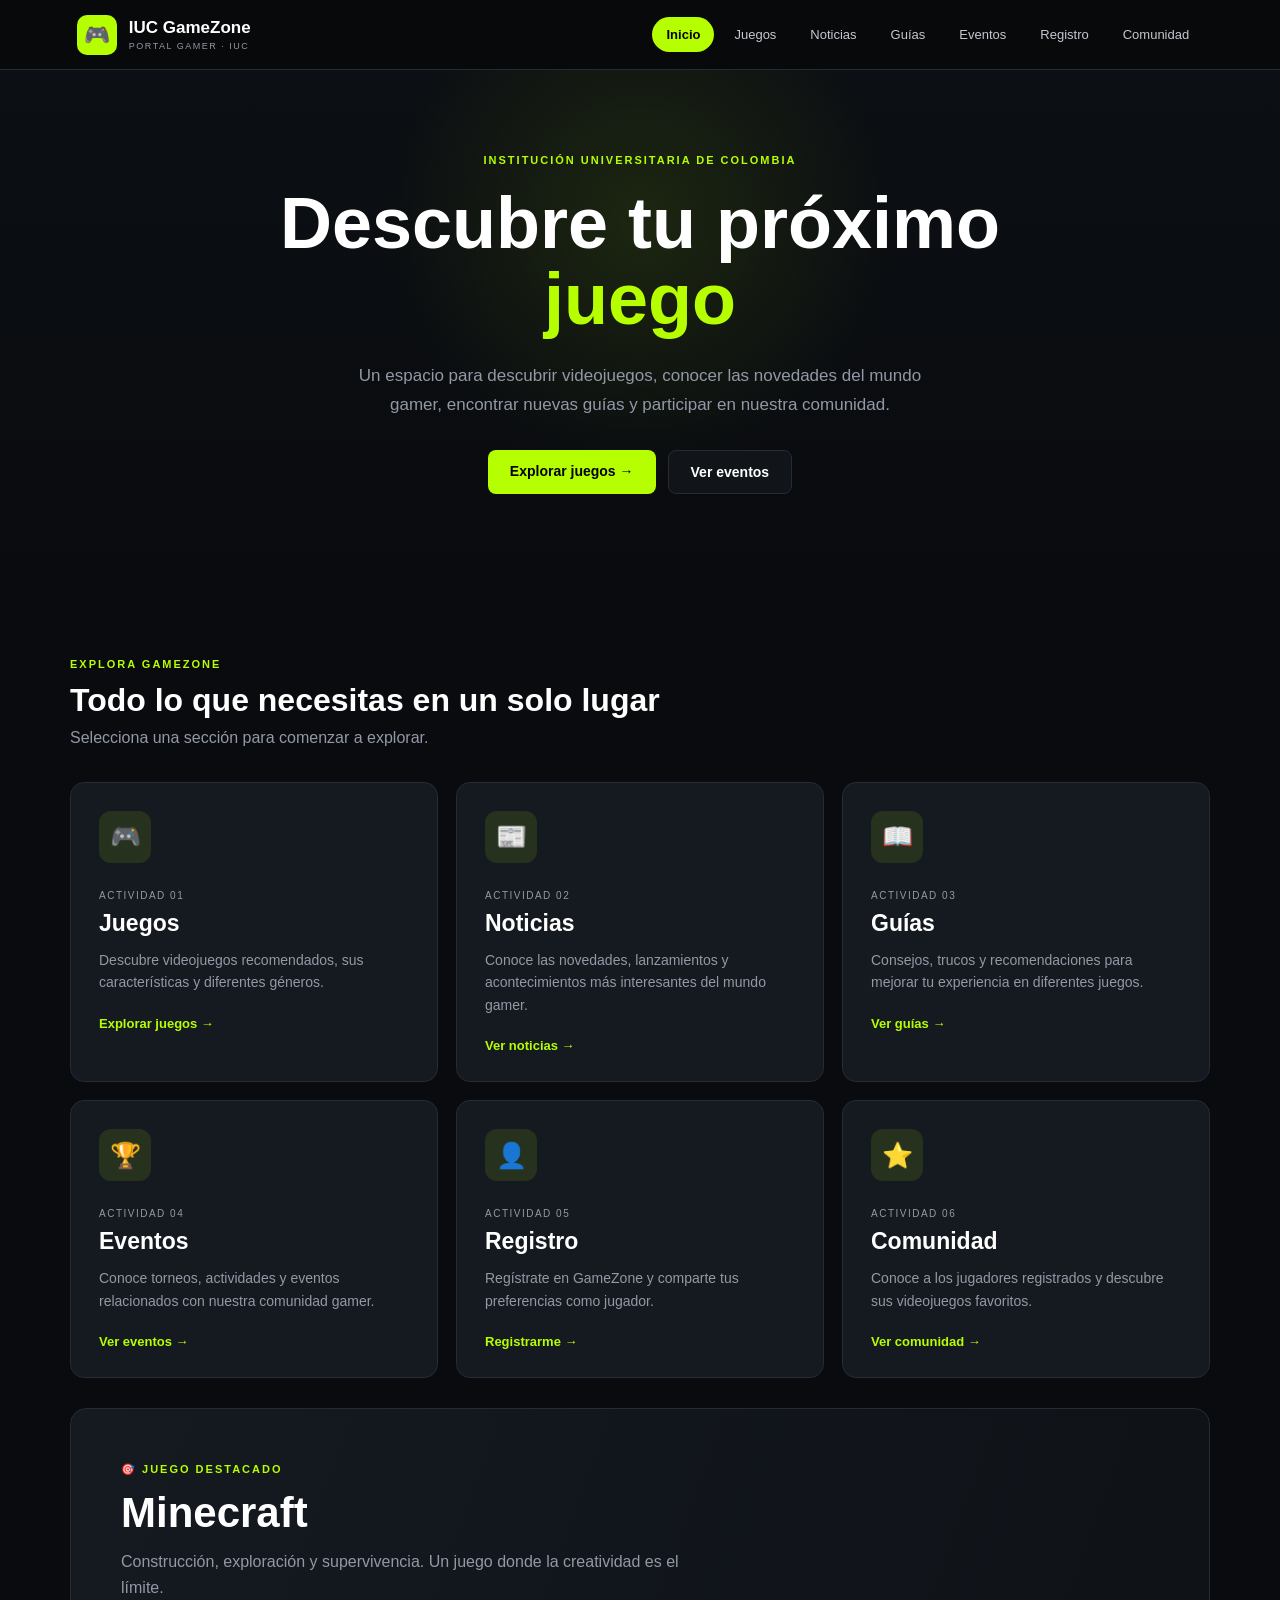
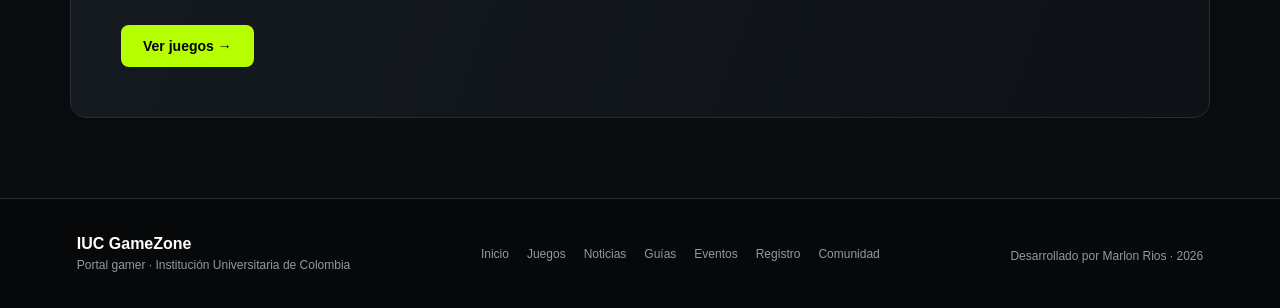
<file: index.html>
<!doctype html>
<html lang="es">
  <head>
    <meta charset="UTF-8" />
    <meta name="viewport" content="width=device-width, initial-scale=1.0" />

    <title>IUC GameZone</title>

    <link rel="stylesheet" href="css/theme.css" />
  </head>

  <body>
    <!-- ================= HEADER ================= -->

    <header class="site-header">
      <div class="site-brand">
        <div class="brand-icon">🎮</div>

        <div>
          <h2>IUC GameZone</h2>
          <span>PORTAL GAMER · IUC</span>
        </div>
      </div>

      <nav class="site-nav">
        <a href="index.html" class="current"> Inicio </a>

        <a href="actividad_01.html"> Juegos </a>

        <a href="actividad_02.html"> Noticias </a>

        <a href="actividad_03.html"> Guías </a>

        <a href="actividad_04.html"> Eventos </a>

        <a href="actividad_05.html"> Registro </a>

        <a href="actividad_06.html"> Comunidad </a>
      </nav>
    </header>

    <!-- ================= HERO ================= -->

    <section class="hero">
      <div class="hero-content">
        <span class="hero-label"> INSTITUCIÓN UNIVERSITARIA DE COLOMBIA </span>

        <h1>
          Descubre tu próximo
          <span>juego</span>
        </h1>

        <p>
          Un espacio para descubrir videojuegos, conocer las novedades del mundo
          gamer, encontrar nuevas guías y participar en nuestra comunidad.
        </p>

        <div class="hero-buttons">
          <a href="actividad_01.html" class="btn btn-primary">
            Explorar juegos →
          </a>

          <a href="actividad_04.html" class="btn btn-secondary">
            Ver eventos
          </a>
        </div>
      </div>
    </section>

    <!-- ================= MENU PRINCIPAL ================= -->

    <main class="main-content">
      <section class="section-header">
        <span>EXPLORA GAMEZONE</span>

        <h2>Todo lo que necesitas en un solo lugar</h2>

        <p>Selecciona una sección para comenzar a explorar.</p>
      </section>

      <div class="activity-grid">
        <!-- ACTIVIDAD 01 -->

        <a href="actividad_01.html" class="activity-card">
          <div class="activity-icon">🎮</div>

          <span class="activity-number"> ACTIVIDAD 01 </span>

          <h3>Juegos</h3>

          <p>
            Descubre videojuegos recomendados, sus características y diferentes
            géneros.
          </p>

          <span class="activity-link"> Explorar juegos → </span>
        </a>

        <!-- ACTIVIDAD 02 -->

        <a href="actividad_02.html" class="activity-card">
          <div class="activity-icon">📰</div>

          <span class="activity-number"> ACTIVIDAD 02 </span>

          <h3>Noticias</h3>

          <p>
            Conoce las novedades, lanzamientos y acontecimientos más
            interesantes del mundo gamer.
          </p>

          <span class="activity-link"> Ver noticias → </span>
        </a>

        <!-- ACTIVIDAD 03 -->

        <a href="actividad_03.html" class="activity-card">
          <div class="activity-icon">📖</div>

          <span class="activity-number"> ACTIVIDAD 03 </span>

          <h3>Guías</h3>

          <p>
            Consejos, trucos y recomendaciones para mejorar tu experiencia en
            diferentes juegos.
          </p>

          <span class="activity-link"> Ver guías → </span>
        </a>

        <!-- ACTIVIDAD 04 -->

        <a href="actividad_04.html" class="activity-card">
          <div class="activity-icon">🏆</div>

          <span class="activity-number"> ACTIVIDAD 04 </span>

          <h3>Eventos</h3>

          <p>
            Conoce torneos, actividades y eventos relacionados con nuestra
            comunidad gamer.
          </p>

          <span class="activity-link"> Ver eventos → </span>
        </a>

        <!-- ACTIVIDAD 05 -->

        <a href="actividad_05.html" class="activity-card">
          <div class="activity-icon">👤</div>

          <span class="activity-number"> ACTIVIDAD 05 </span>

          <h3>Registro</h3>

          <p>
            Regístrate en GameZone y comparte tus preferencias como jugador.
          </p>

          <span class="activity-link"> Registrarme → </span>
        </a>

        <!-- ACTIVIDAD 06 -->

        <a href="actividad_06.html" class="activity-card">
          <div class="activity-icon">⭐</div>

          <span class="activity-number"> ACTIVIDAD 06 </span>

          <h3>Comunidad</h3>

          <p>
            Conoce a los jugadores registrados y descubre sus videojuegos
            favoritos.
          </p>

          <span class="activity-link"> Ver comunidad → </span>
        </a>
      </div>

      <!-- ================= DESTACADO ================= -->

      <section class="featured">
        <div class="featured-content">
          <span> 🎯 JUEGO DESTACADO </span>

          <h2>Minecraft</h2>

          <p>
            Construcción, exploración y supervivencia. Un juego donde la
            creatividad es el límite.
          </p>

          <a href="actividad_01.html" class="btn btn-primary"> Ver juegos → </a>
        </div>
      </section>
    </main>

    <!-- ================= FOOTER ================= -->

    <footer class="site-footer">
      <div>
        <strong> IUC GameZone </strong>

        <span> Portal gamer · Institución Universitaria de Colombia </span>
      </div>

      <div class="footer-links">
        <a href="index.html">Inicio</a>
        <a href="actividad_01.html">Juegos</a>
        <a href="actividad_02.html">Noticias</a>
        <a href="actividad_03.html">Guías</a>
        <a href="actividad_04.html">Eventos</a>
        <a href="actividad_05.html">Registro</a>
        <a href="actividad_06.html">Comunidad</a>
      </div>

      <div>
        <span> Desarrollado por Marlon Rios · 2026 </span>
      </div>
    </footer>
  </body>
</html>
</file>
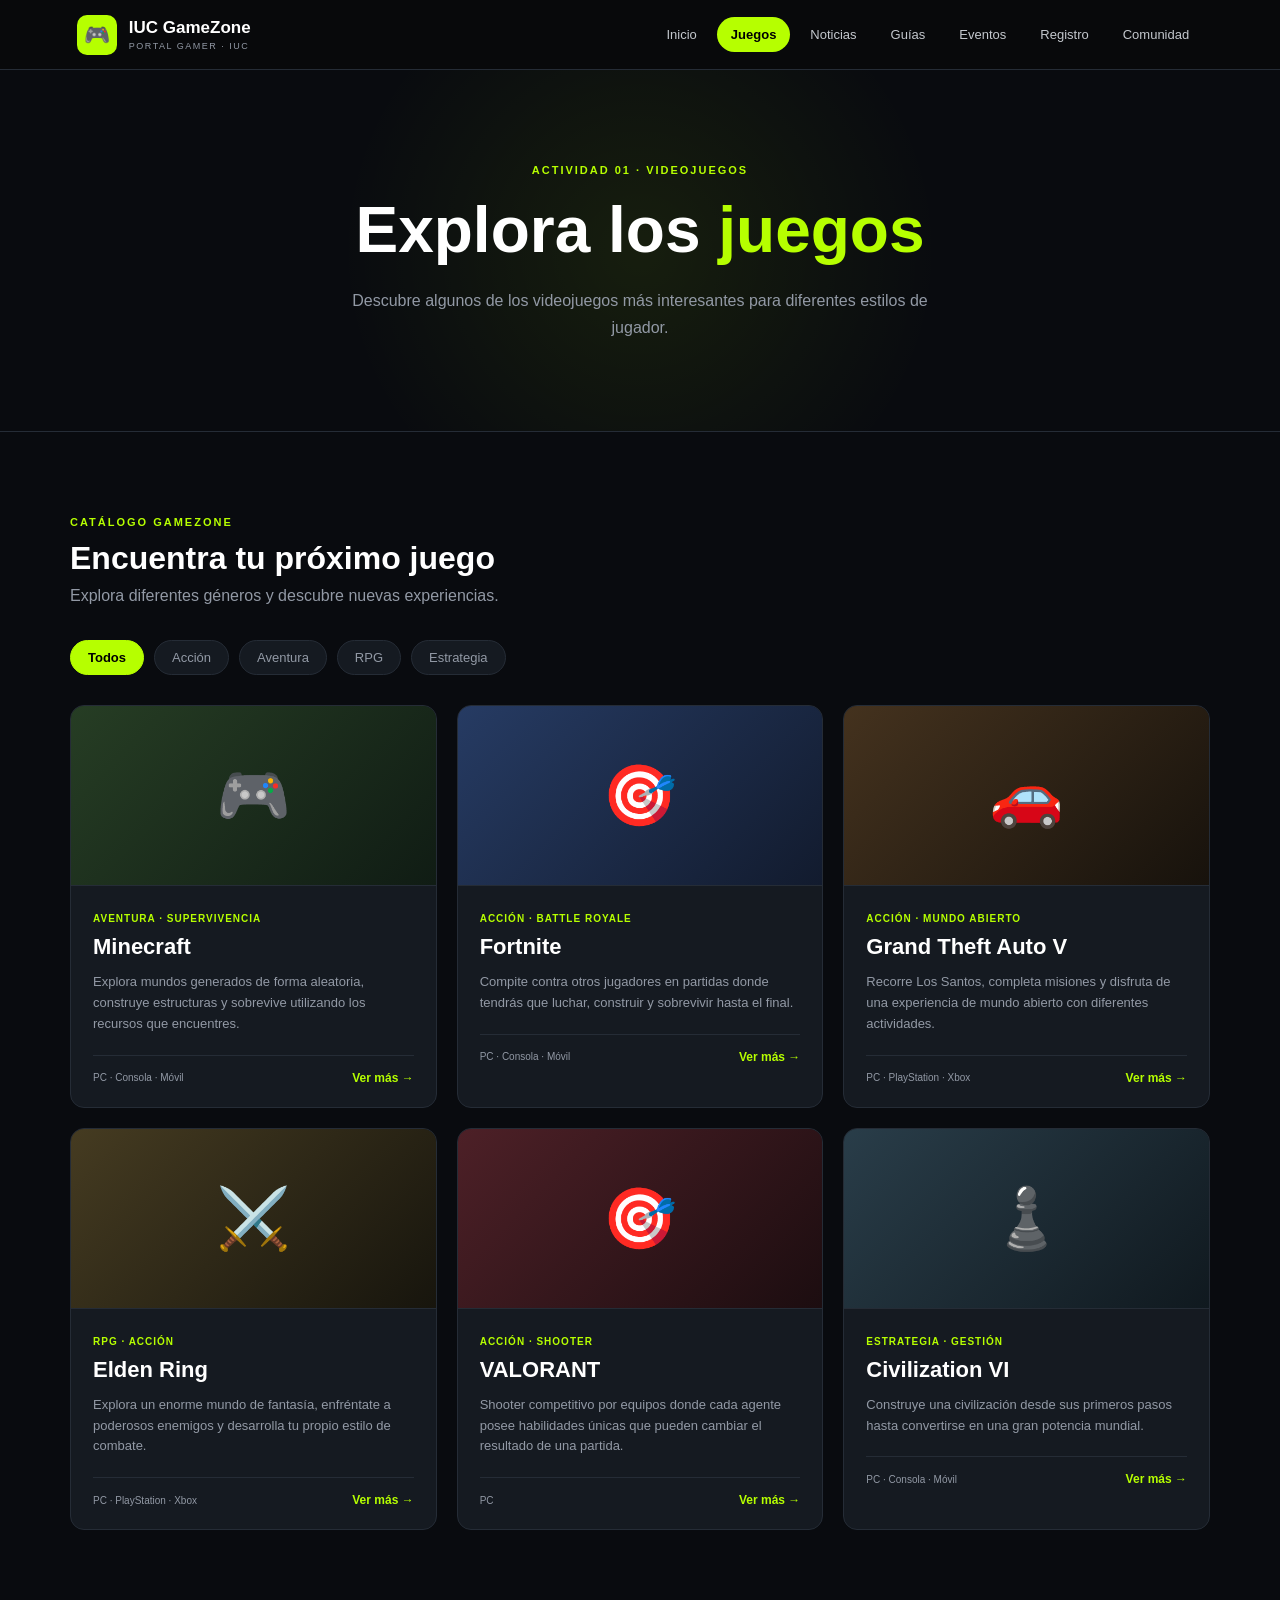
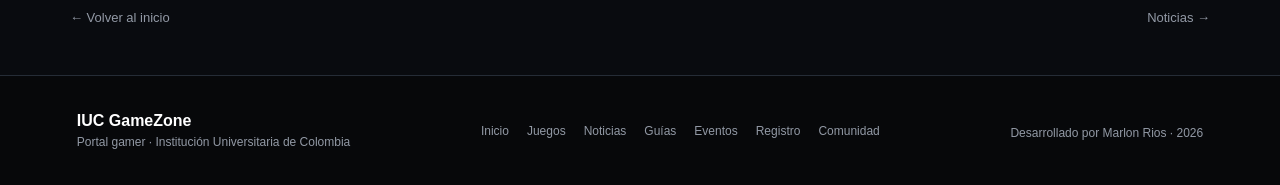
<file: actividad_01.html>
<!doctype html>
<html lang="es">
  <head>
    <meta charset="UTF-8" />
    <meta name="viewport" content="width=device-width, initial-scale=1.0" />

    <title>IUC GameZone — Juegos</title>

    <link rel="stylesheet" href="./css/theme.css" />
  </head>

  <body>
    <!-- ================= HEADER ================= -->

    <header class="site-header">
      <div class="site-brand">
        <div class="brand-icon">🎮</div>

        <div>
          <h2>IUC GameZone</h2>
          <span>PORTAL GAMER · IUC</span>
        </div>
      </div>

      <nav class="site-nav">
        <a href="index.html"> Inicio </a>

        <a href="actividad_01.html" class="current"> Juegos </a>

        <a href="actividad_02.html"> Noticias </a>

        <a href="actividad_03.html"> Guías </a>

        <a href="actividad_04.html"> Eventos </a>

        <a href="actividad_05.html"> Registro </a>

        <a href="actividad_06.html"> Comunidad </a>
      </nav>
    </header>

    <!-- ================= HERO ================= -->

    <section class="page-hero">
      <div class="page-hero-content">
        <span> ACTIVIDAD 01 · VIDEOJUEGOS </span>

        <h1>
          Explora los
          <strong>juegos</strong>
        </h1>

        <p>
          Descubre algunos de los videojuegos más interesantes para diferentes
          estilos de jugador.
        </p>
      </div>
    </section>

    <!-- ================= CONTENIDO ================= -->

    <main class="main-content">
      <section class="section-header">
        <span> CATÁLOGO GAMEZONE </span>

        <h2>Encuentra tu próximo juego</h2>

        <p>Explora diferentes géneros y descubre nuevas experiencias.</p>
      </section>

      <!-- FILTROS -->

      <div class="game-filters">
        <button class="filter active">Todos</button>

        <button class="filter">Acción</button>

        <button class="filter">Aventura</button>

        <button class="filter">RPG</button>

        <button class="filter">Estrategia</button>
      </div>

      <!-- JUEGOS -->

      <div class="games-grid">
        <!-- MINECRAFT -->

        <article class="game-card">
          <div class="game-image minecraft">🎮</div>

          <div class="game-content">
            <span class="game-category"> Aventura · Supervivencia </span>

            <h3>Minecraft</h3>

            <p>
              Explora mundos generados de forma aleatoria, construye estructuras
              y sobrevive utilizando los recursos que encuentres.
            </p>

            <div class="game-footer">
              <span> PC · Consola · Móvil </span>

              <a href="#"> Ver más → </a>
            </div>
          </div>
        </article>

        <!-- FORTNITE -->

        <article class="game-card">
          <div class="game-image fortnite">🎯</div>

          <div class="game-content">
            <span class="game-category"> Acción · Battle Royale </span>

            <h3>Fortnite</h3>

            <p>
              Compite contra otros jugadores en partidas donde tendrás que
              luchar, construir y sobrevivir hasta el final.
            </p>

            <div class="game-footer">
              <span> PC · Consola · Móvil </span>

              <a href="#"> Ver más → </a>
            </div>
          </div>
        </article>

        <!-- GTA V -->

        <article class="game-card">
          <div class="game-image gta">🚗</div>

          <div class="game-content">
            <span class="game-category"> Acción · Mundo abierto </span>

            <h3>Grand Theft Auto V</h3>

            <p>
              Recorre Los Santos, completa misiones y disfruta de una
              experiencia de mundo abierto con diferentes actividades.
            </p>

            <div class="game-footer">
              <span> PC · PlayStation · Xbox </span>

              <a href="#"> Ver más → </a>
            </div>
          </div>
        </article>

        <!-- ELDEN RING -->

        <article class="game-card">
          <div class="game-image elden">⚔️</div>

          <div class="game-content">
            <span class="game-category"> RPG · Acción </span>

            <h3>Elden Ring</h3>

            <p>
              Explora un enorme mundo de fantasía, enfréntate a poderosos
              enemigos y desarrolla tu propio estilo de combate.
            </p>

            <div class="game-footer">
              <span> PC · PlayStation · Xbox </span>

              <a href="#"> Ver más → </a>
            </div>
          </div>
        </article>

        <!-- VALORANT -->

        <article class="game-card">
          <div class="game-image valorant">🎯</div>

          <div class="game-content">
            <span class="game-category"> Acción · Shooter </span>

            <h3>VALORANT</h3>

            <p>
              Shooter competitivo por equipos donde cada agente posee
              habilidades únicas que pueden cambiar el resultado de una partida.
            </p>

            <div class="game-footer">
              <span> PC </span>

              <a href="#"> Ver más → </a>
            </div>
          </div>
        </article>

        <!-- CIVILIZATION -->

        <article class="game-card">
          <div class="game-image civilization">♟️</div>

          <div class="game-content">
            <span class="game-category"> Estrategia · Gestión </span>

            <h3>Civilization VI</h3>

            <p>
              Construye una civilización desde sus primeros pasos hasta
              convertirse en una gran potencia mundial.
            </p>

            <div class="game-footer">
              <span> PC · Consola · Móvil </span>

              <a href="#"> Ver más → </a>
            </div>
          </div>
        </article>
      </div>
    </main>

    <!-- ================= NAVEGACIÓN ================= -->

    <nav class="page-navigation">
      <a href="index.html"> ← Volver al inicio </a>

      <a href="actividad_02.html"> Noticias → </a>
    </nav>

    <!-- ================= FOOTER ================= -->

    <footer class="site-footer">
      <div>
        <strong> IUC GameZone </strong>

        <span> Portal gamer · Institución Universitaria de Colombia </span>
      </div>

      <div class="footer-links">
        <a href="index.html">Inicio</a>

        <a href="actividad_01.html">Juegos</a>

        <a href="actividad_02.html">Noticias</a>

        <a href="actividad_03.html">Guías</a>

        <a href="actividad_04.html">Eventos</a>

        <a href="actividad_05.html">Registro</a>

        <a href="actividad_06.html">Comunidad</a>
      </div>

      <div>
        <span> Desarrollado por Marlon Rios · 2026 </span>
      </div>
    </footer>
  </body>
</html>
</file>
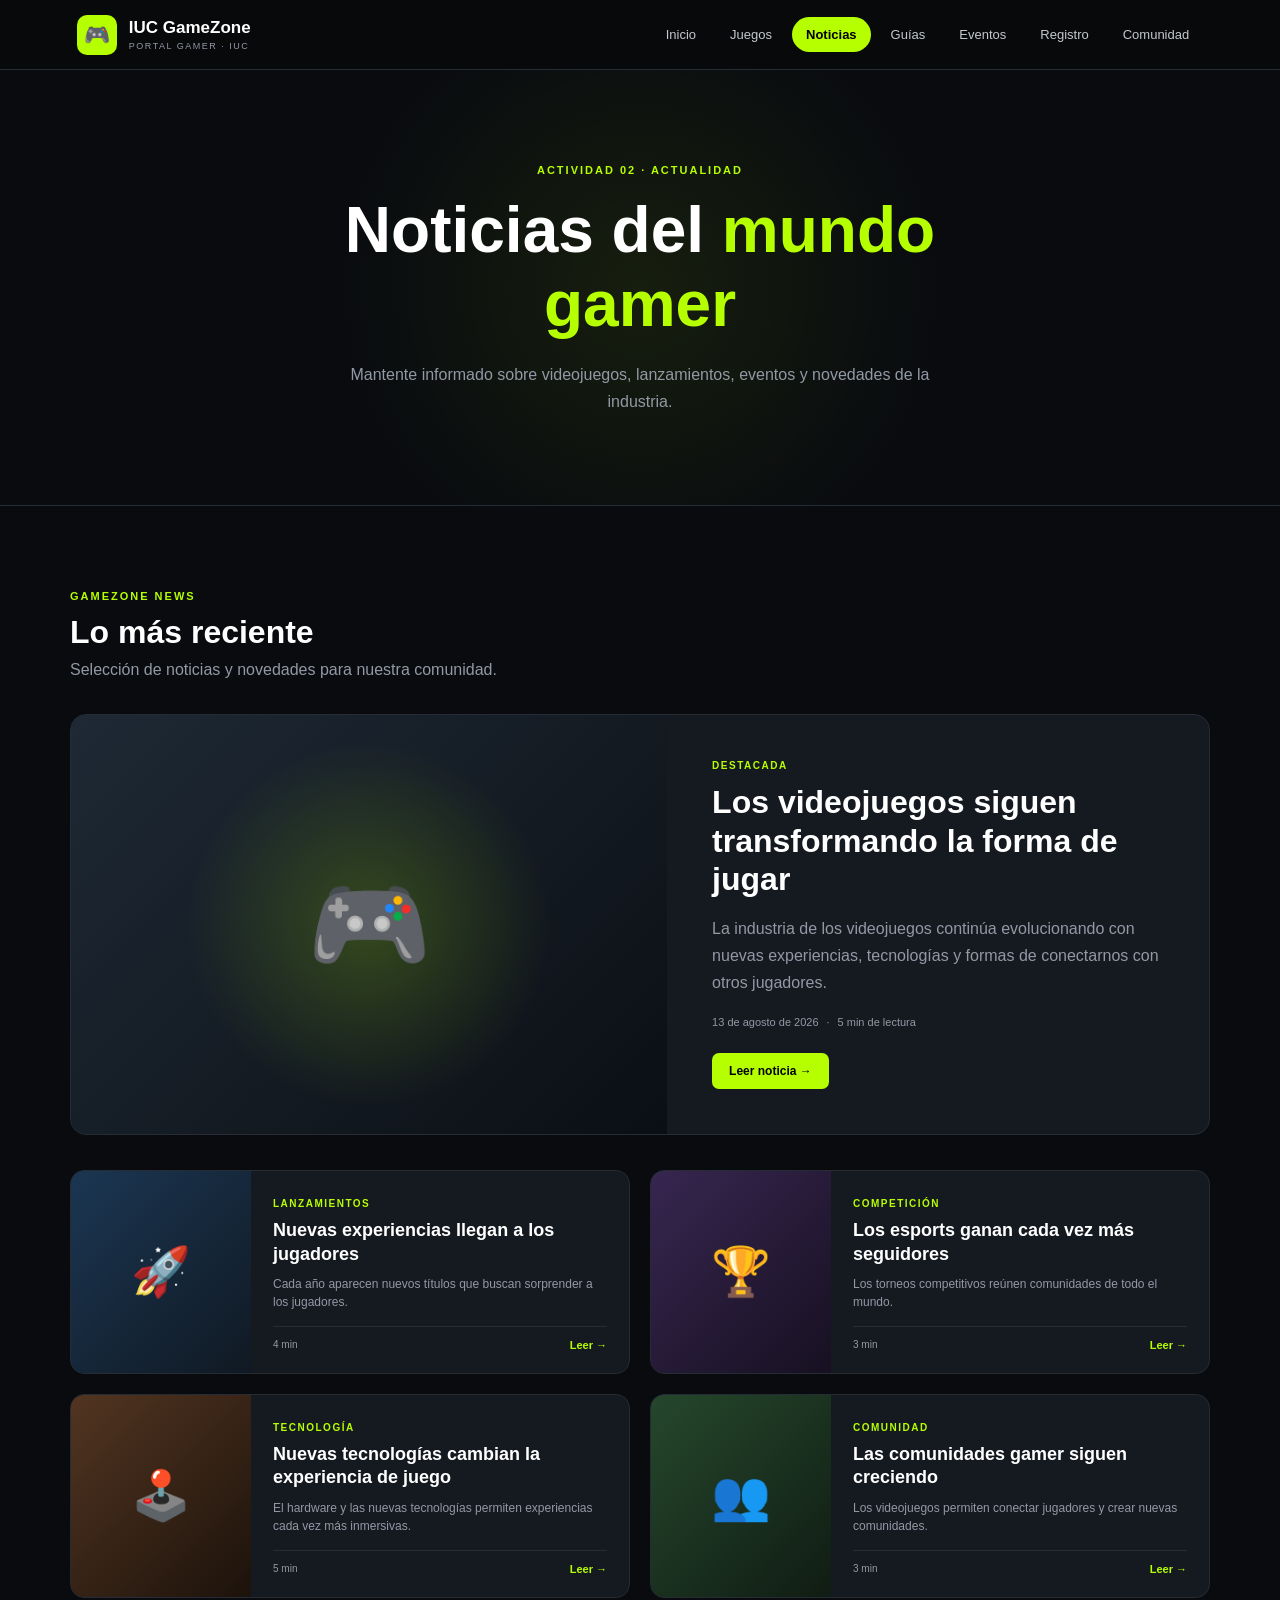
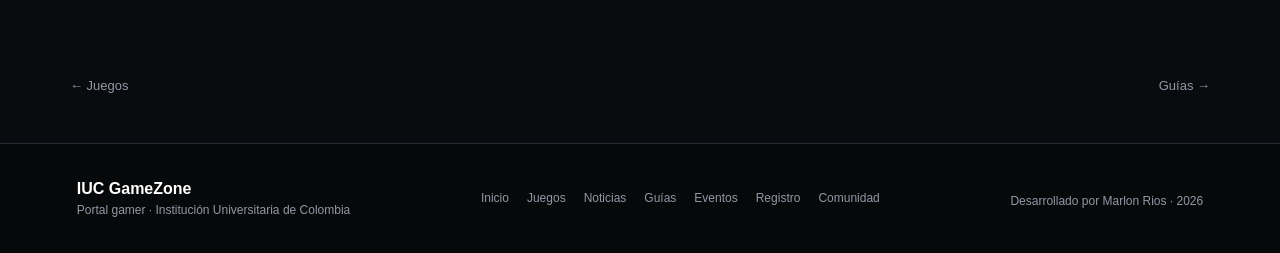
<file: actividad_02.html>
<!DOCTYPE html>
<html lang="es">

<head>
    <meta charset="UTF-8">
    <meta name="viewport" content="width=device-width, initial-scale=1.0">

    <title>IUC GameZone — Noticias</title>

    <link rel="stylesheet" href="./css/theme.css">
</head>

<body>

    <!-- ================= HEADER ================= -->

    <header class="site-header">

        <div class="site-brand">

            <div class="brand-icon">
                🎮
            </div>

            <div>
                <h2>IUC GameZone</h2>
                <span>PORTAL GAMER · IUC</span>
            </div>

        </div>


        <nav class="site-nav">

            <a href="index.html">
                Inicio
            </a>

            <a href="actividad_01.html">
                Juegos
            </a>

            <a href="actividad_02.html" class="current">
                Noticias
            </a>

            <a href="actividad_03.html">
                Guías
            </a>

            <a href="actividad_04.html">
                Eventos
            </a>

            <a href="actividad_05.html">
                Registro
            </a>

            <a href="actividad_06.html">
                Comunidad
            </a>

        </nav>

    </header>


    <!-- ================= HERO ================= -->

    <section class="page-hero">

        <div class="page-hero-content">

            <span>
                ACTIVIDAD 02 · ACTUALIDAD
            </span>

            <h1>
                Noticias del
                <strong>mundo gamer</strong>
            </h1>

            <p>
                Mantente informado sobre videojuegos, lanzamientos,
                eventos y novedades de la industria.
            </p>

        </div>

    </section>


    <!-- ================= CONTENIDO ================= -->

    <main class="main-content">

        <section class="section-header">

            <span>
                GAMEZONE NEWS
            </span>

            <h2>
                Lo más reciente
            </h2>

            <p>
                Selección de noticias y novedades para nuestra comunidad.
            </p>

        </section>


        <!-- ================= NOTICIA PRINCIPAL ================= -->

        <article class="main-news">

            <div class="main-news-image">
                🎮
            </div>

            <div class="main-news-content">

                <span class="news-category">
                    DESTACADA
                </span>

                <h2>
                    Los videojuegos siguen
                    transformando la forma de jugar
                </h2>

                <p>
                    La industria de los videojuegos continúa evolucionando
                    con nuevas experiencias, tecnologías y formas de
                    conectarnos con otros jugadores.
                </p>

                <div class="news-info">

                    <span>
                        13 de agosto de 2026
                    </span>

                    <span>
                        ·
                    </span>

                    <span>
                        5 min de lectura
                    </span>

                </div>

                <a href="#" class="news-button">
                    Leer noticia →
                </a>

            </div>

        </article>


        <!-- ================= NOTICIAS SECUNDARIAS ================= -->

        <div class="news-grid">


            <!-- NOTICIA 1 -->

            <article class="news-card">

                <div class="news-card-image news-blue">
                    🚀
                </div>

                <div class="news-card-content">

                    <span class="news-category">
                        LANZAMIENTOS
                    </span>

                    <h3>
                        Nuevas experiencias llegan
                        a los jugadores
                    </h3>

                    <p>
                        Cada año aparecen nuevos títulos que
                        buscan sorprender a los jugadores.
                    </p>

                    <div class="news-card-footer">

                        <span>
                            4 min
                        </span>

                        <a href="#">
                            Leer →
                        </a>

                    </div>

                </div>

            </article>


            <!-- NOTICIA 2 -->

            <article class="news-card">

                <div class="news-card-image news-purple">
                    🏆
                </div>

                <div class="news-card-content">

                    <span class="news-category">
                        COMPETICIÓN
                    </span>

                    <h3>
                        Los esports ganan cada vez
                        más seguidores
                    </h3>

                    <p>
                        Los torneos competitivos reúnen
                        comunidades de todo el mundo.
                    </p>

                    <div class="news-card-footer">

                        <span>
                            3 min
                        </span>

                        <a href="#">
                            Leer →
                        </a>

                    </div>

                </div>

            </article>


            <!-- NOTICIA 3 -->

            <article class="news-card">

                <div class="news-card-image news-orange">
                    🕹️
                </div>

                <div class="news-card-content">

                    <span class="news-category">
                        TECNOLOGÍA
                    </span>

                    <h3>
                        Nuevas tecnologías cambian
                        la experiencia de juego
                    </h3>

                    <p>
                        El hardware y las nuevas tecnologías
                        permiten experiencias cada vez más inmersivas.
                    </p>

                    <div class="news-card-footer">

                        <span>
                            5 min
                        </span>

                        <a href="#">
                            Leer →
                        </a>

                    </div>

                </div>

            </article>


            <!-- NOTICIA 4 -->

            <article class="news-card">

                <div class="news-card-image news-green">
                    👥
                </div>

                <div class="news-card-content">

                    <span class="news-category">
                        COMUNIDAD
                    </span>

                    <h3>
                        Las comunidades gamer
                        siguen creciendo
                    </h3>

                    <p>
                        Los videojuegos permiten conectar
                        jugadores y crear nuevas comunidades.
                    </p>

                    <div class="news-card-footer">

                        <span>
                            3 min
                        </span>

                        <a href="#">
                            Leer →
                        </a>

                    </div>

                </div>

            </article>


        </div>

    </main>


    <!-- ================= NAVEGACIÓN ================= -->

    <nav class="page-navigation">

        <a href="actividad_01.html">
            ← Juegos
        </a>

        <a href="actividad_03.html">
            Guías →
        </a>

    </nav>


    <!-- ================= FOOTER ================= -->

    <footer class="site-footer">

        <div>

            <strong>
                IUC GameZone
            </strong>

            <span>
                Portal gamer · Institución Universitaria de Colombia
            </span>

        </div>


        <div class="footer-links">

            <a href="index.html">Inicio</a>

            <a href="actividad_01.html">Juegos</a>

            <a href="actividad_02.html">Noticias</a>

            <a href="actividad_03.html">Guías</a>

            <a href="actividad_04.html">Eventos</a>

            <a href="actividad_05.html">Registro</a>

            <a href="actividad_06.html">Comunidad</a>

        </div>


        <div>

            <span>
                Desarrollado por Marlon Rios · 2026
            </span>

        </div>

    </footer>

</body>

</html>
</file>
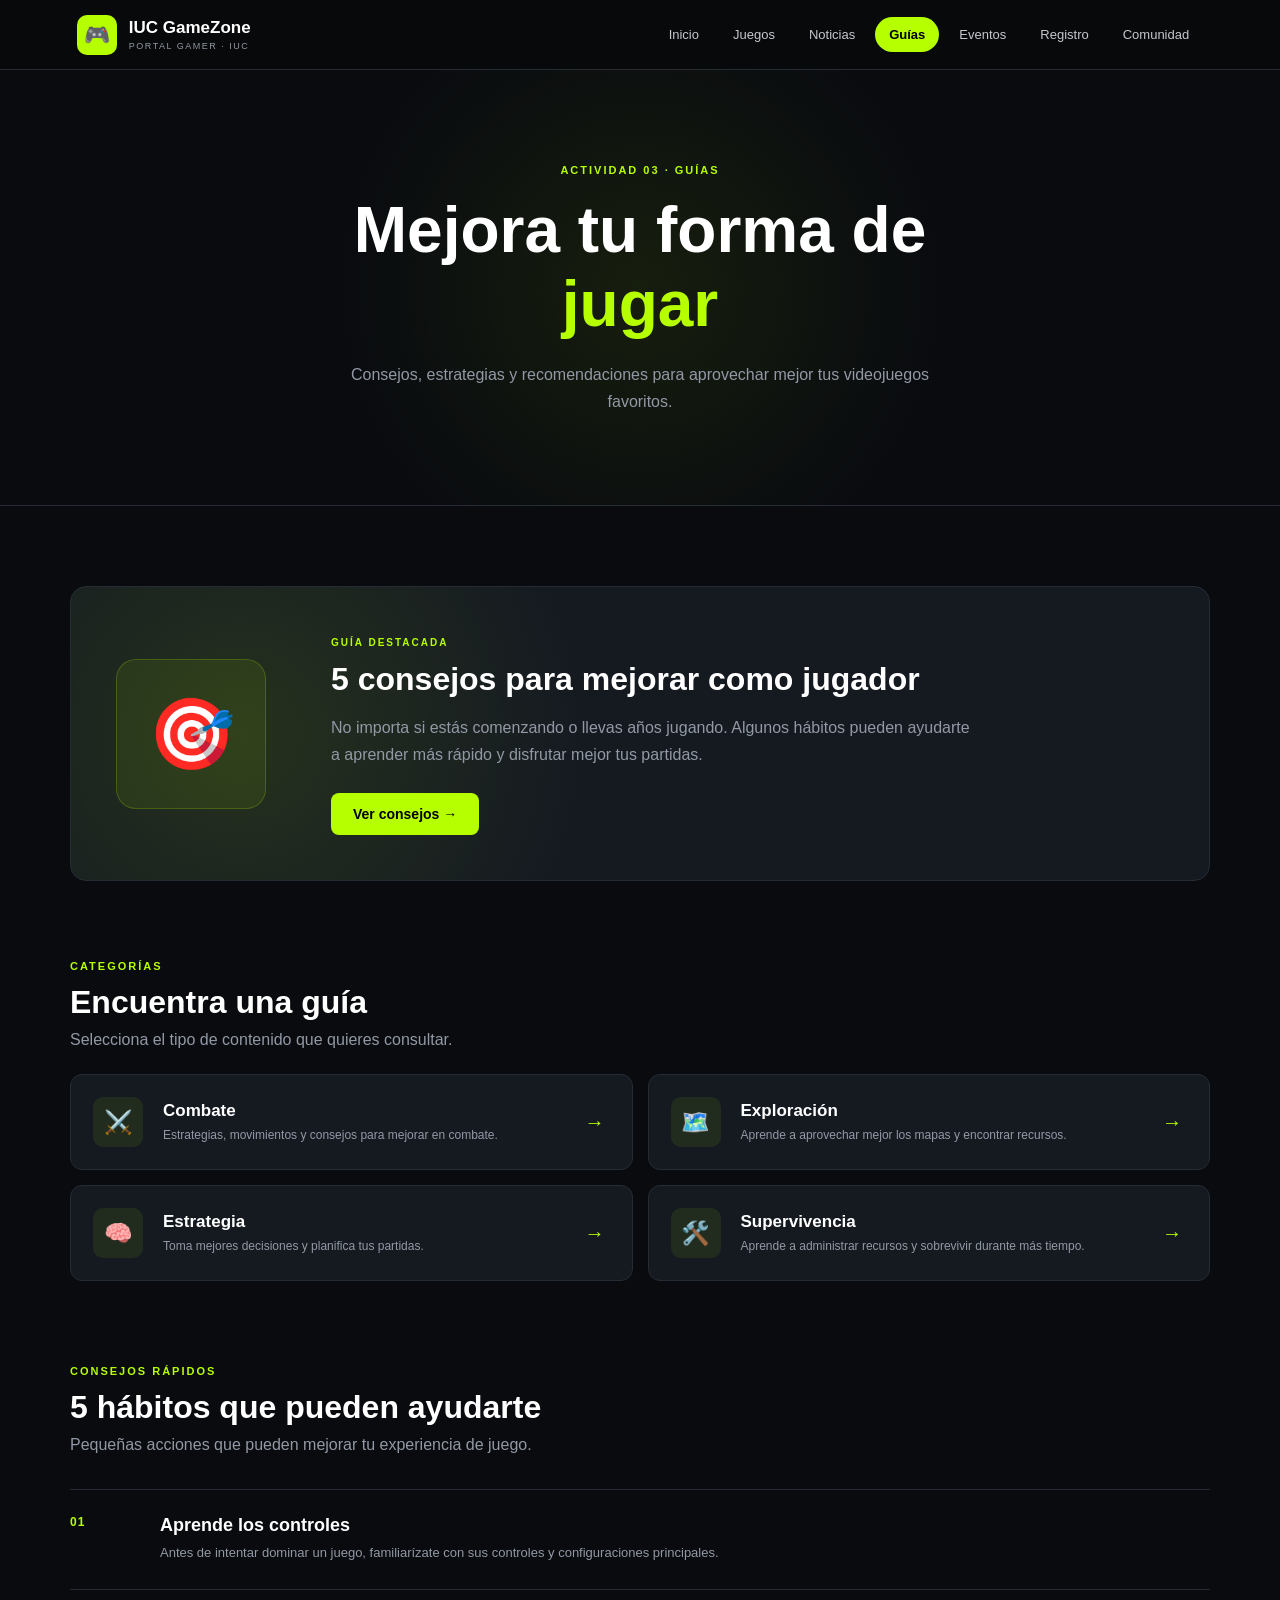
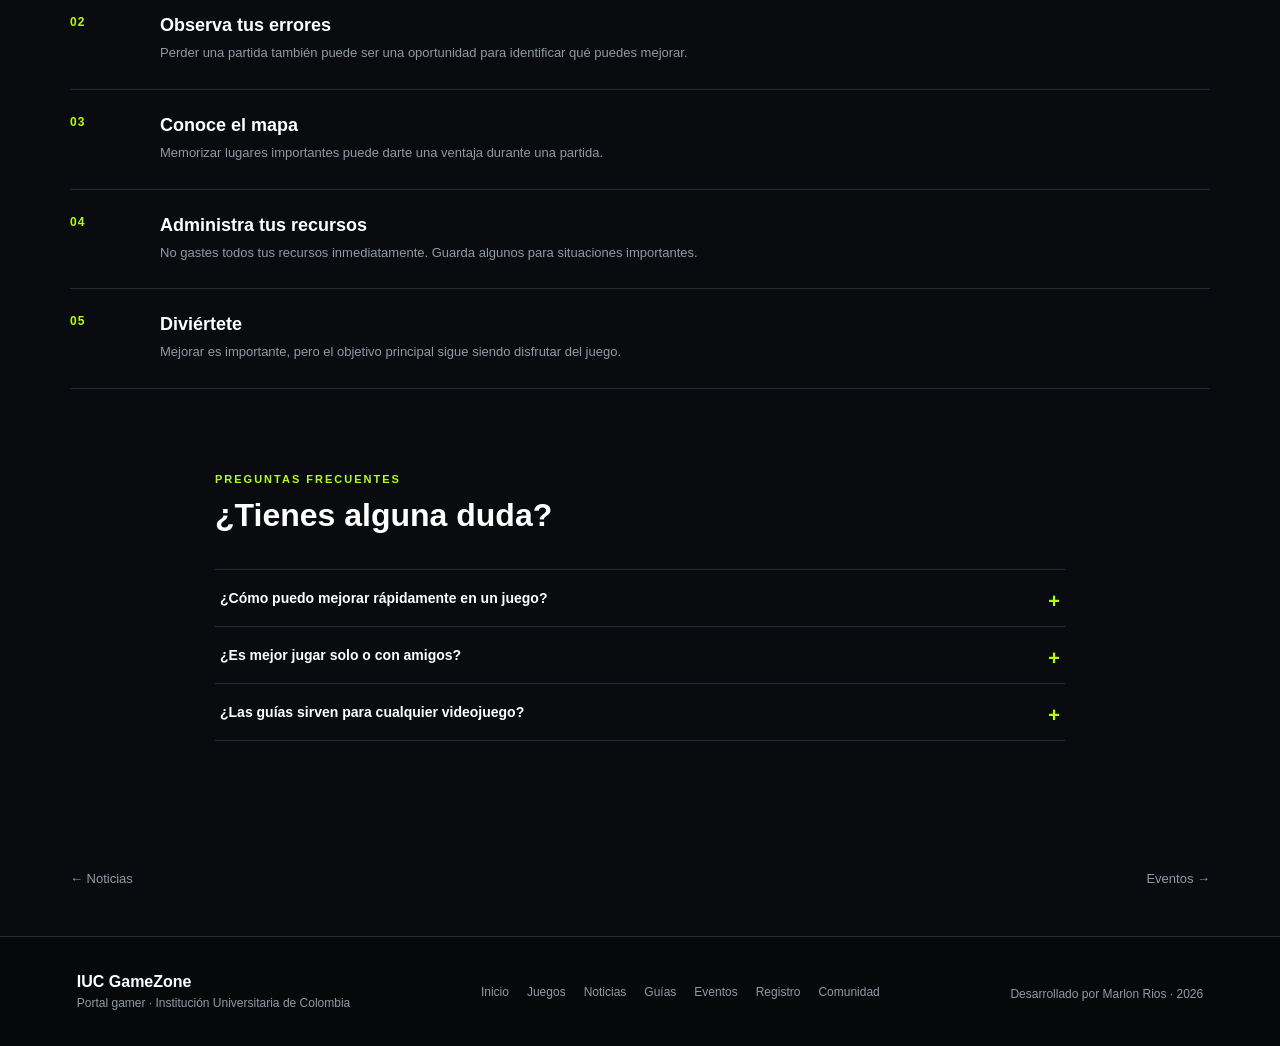
<file: actividad_03.html>
<!doctype html>
<html lang="es">
  <head>
    <meta charset="UTF-8" />
    <meta name="viewport" content="width=device-width, initial-scale=1.0" />

    <title>IUC GameZone — Guías</title>

    <link rel="stylesheet" href="./css/theme.css" />
  </head>

  <body>
    <!-- ================= HEADER ================= -->

    <header class="site-header">
      <div class="site-brand">
        <div class="brand-icon">🎮</div>

        <div>
          <h2>IUC GameZone</h2>
          <span>PORTAL GAMER · IUC</span>
        </div>
      </div>

      <nav class="site-nav">
        <a href="index.html"> Inicio </a>

        <a href="actividad_01.html"> Juegos </a>

        <a href="actividad_02.html"> Noticias </a>

        <a href="actividad_03.html" class="current"> Guías </a>

        <a href="actividad_04.html"> Eventos </a>

        <a href="actividad_05.html"> Registro </a>

        <a href="actividad_06.html"> Comunidad </a>
      </nav>
    </header>

    <!-- ================= HERO ================= -->

    <section class="page-hero">
      <div class="page-hero-content">
        <span> ACTIVIDAD 03 · GUÍAS </span>

        <h1>
          Mejora tu forma de
          <strong>jugar</strong>
        </h1>

        <p>
          Consejos, estrategias y recomendaciones para aprovechar mejor tus
          videojuegos favoritos.
        </p>
      </div>
    </section>

    <!-- ================= CONTENIDO ================= -->

    <main class="main-content">
      <!-- ================= GUÍA DESTACADA ================= -->

      <section class="guide-feature">
        <div class="guide-feature-icon">🎯</div>

        <div class="guide-feature-content">
          <span> GUÍA DESTACADA </span>

          <h2>5 consejos para mejorar como jugador</h2>

          <p>
            No importa si estás comenzando o llevas años jugando. Algunos
            hábitos pueden ayudarte a aprender más rápido y disfrutar mejor tus
            partidas.
          </p>

          <a href="#consejos" class="btn btn-primary"> Ver consejos → </a>
        </div>
      </section>

      <!-- ================= CATEGORÍAS ================= -->

      <section class="section-header guide-section-title">
        <span> CATEGORÍAS </span>

        <h2>Encuentra una guía</h2>

        <p>Selecciona el tipo de contenido que quieres consultar.</p>
      </section>

      <div class="guide-categories">
        <a href="#consejos" class="guide-category">
          <div class="guide-category-icon">⚔️</div>

          <div>
            <h3>Combate</h3>

            <p>Estrategias, movimientos y consejos para mejorar en combate.</p>
          </div>

          <span> → </span>
        </a>

        <a href="#consejos" class="guide-category">
          <div class="guide-category-icon">🗺️</div>

          <div>
            <h3>Exploración</h3>

            <p>Aprende a aprovechar mejor los mapas y encontrar recursos.</p>
          </div>

          <span> → </span>
        </a>

        <a href="#consejos" class="guide-category">
          <div class="guide-category-icon">🧠</div>

          <div>
            <h3>Estrategia</h3>

            <p>Toma mejores decisiones y planifica tus partidas.</p>
          </div>

          <span> → </span>
        </a>

        <a href="#consejos" class="guide-category">
          <div class="guide-category-icon">🛠️</div>

          <div>
            <h3>Supervivencia</h3>

            <p>
              Aprende a administrar recursos y sobrevivir durante más tiempo.
            </p>
          </div>

          <span> → </span>
        </a>
      </div>

      <!-- ================= CONSEJOS ================= -->

      <section id="consejos" class="tips-section">
        <div class="section-header">
          <span> CONSEJOS RÁPIDOS </span>

          <h2>5 hábitos que pueden ayudarte</h2>

          <p>Pequeñas acciones que pueden mejorar tu experiencia de juego.</p>
        </div>

        <div class="tips-list">
          <article class="tip-item">
            <div class="tip-number">01</div>

            <div>
              <h3>Aprende los controles</h3>

              <p>
                Antes de intentar dominar un juego, familiarízate con sus
                controles y configuraciones principales.
              </p>
            </div>
          </article>

          <article class="tip-item">
            <div class="tip-number">02</div>

            <div>
              <h3>Observa tus errores</h3>

              <p>
                Perder una partida también puede ser una oportunidad para
                identificar qué puedes mejorar.
              </p>
            </div>
          </article>

          <article class="tip-item">
            <div class="tip-number">03</div>

            <div>
              <h3>Conoce el mapa</h3>

              <p>
                Memorizar lugares importantes puede darte una ventaja durante
                una partida.
              </p>
            </div>
          </article>

          <article class="tip-item">
            <div class="tip-number">04</div>

            <div>
              <h3>Administra tus recursos</h3>

              <p>
                No gastes todos tus recursos inmediatamente. Guarda algunos para
                situaciones importantes.
              </p>
            </div>
          </article>

          <article class="tip-item">
            <div class="tip-number">05</div>

            <div>
              <h3>Diviértete</h3>

              <p>
                Mejorar es importante, pero el objetivo principal sigue siendo
                disfrutar del juego.
              </p>
            </div>
          </article>
        </div>
      </section>

      <!-- ================= FAQ ================= -->

      <section class="faq-section">
        <div class="section-header">
          <span> PREGUNTAS FRECUENTES </span>

          <h2>¿Tienes alguna duda?</h2>
        </div>

        <div class="faq-list">
          <details>
            <summary>¿Cómo puedo mejorar rápidamente en un juego?</summary>

            <p>
              Practica de forma constante, aprende de tus errores y busca
              entender las mecánicas principales antes de intentar dominar
              técnicas avanzadas.
            </p>
          </details>

          <details>
            <summary>¿Es mejor jugar solo o con amigos?</summary>

            <p>
              Depende del juego y de tu estilo. Jugar con amigos puede facilitar
              la comunicación y hacer que algunas experiencias sean más
              divertidas.
            </p>
          </details>

          <details>
            <summary>¿Las guías sirven para cualquier videojuego?</summary>

            <p>
              Cada juego tiene mecánicas diferentes, pero muchos principios como
              practicar, administrar recursos y analizar errores pueden
              aplicarse a diferentes títulos.
            </p>
          </details>
        </div>
      </section>
    </main>

    <!-- ================= NAVEGACIÓN ================= -->

    <nav class="page-navigation">
      <a href="actividad_02.html"> ← Noticias </a>

      <a href="actividad_04.html"> Eventos → </a>
    </nav>

    <!-- ================= FOOTER ================= -->

    <footer class="site-footer">
      <div>
        <strong> IUC GameZone </strong>

        <span> Portal gamer · Institución Universitaria de Colombia </span>
      </div>

      <div class="footer-links">
        <a href="index.html">Inicio</a>

        <a href="actividad_01.html">Juegos</a>

        <a href="actividad_02.html">Noticias</a>

        <a href="actividad_03.html">Guías</a>

        <a href="actividad_04.html">Eventos</a>

        <a href="actividad_05.html">Registro</a>

        <a href="actividad_06.html">Comunidad</a>
      </div>

      <div>
        <span> Desarrollado por Marlon Rios · 2026 </span>
      </div>
    </footer>
  </body>
</html>
</file>
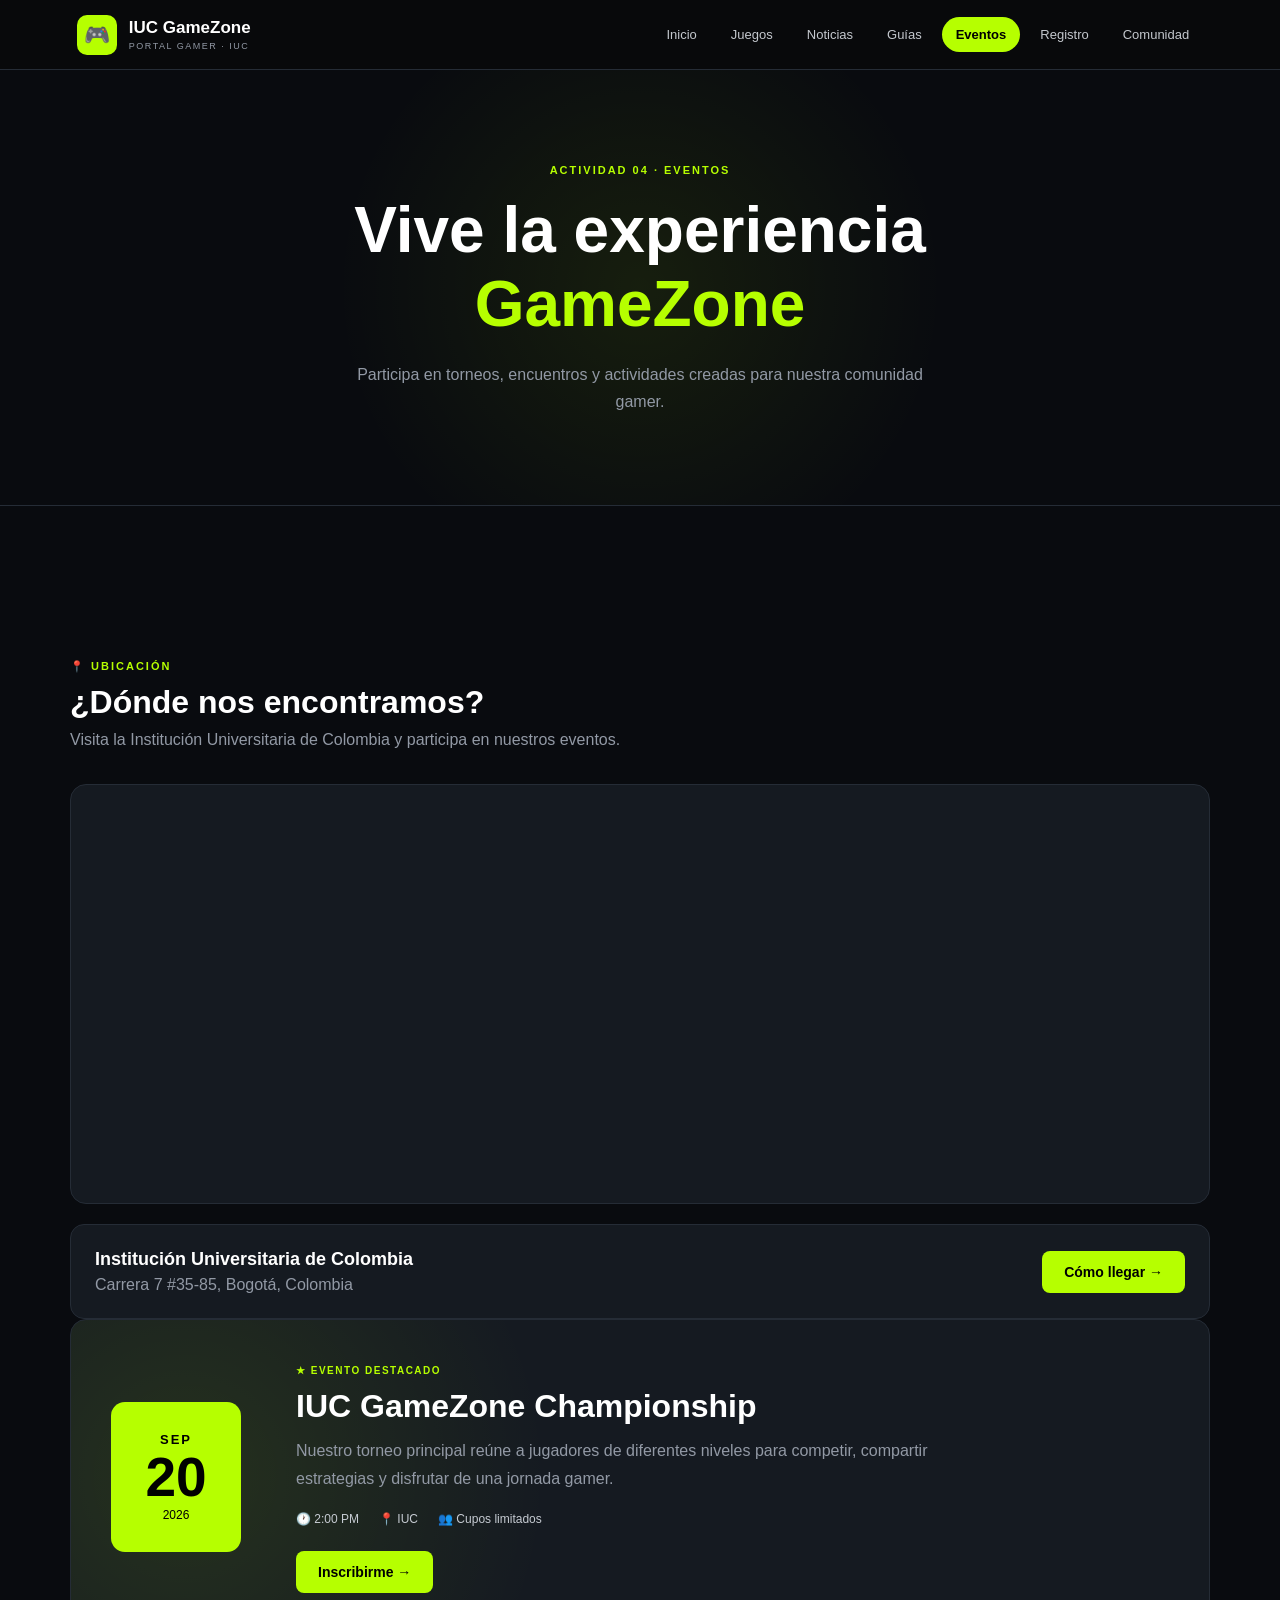
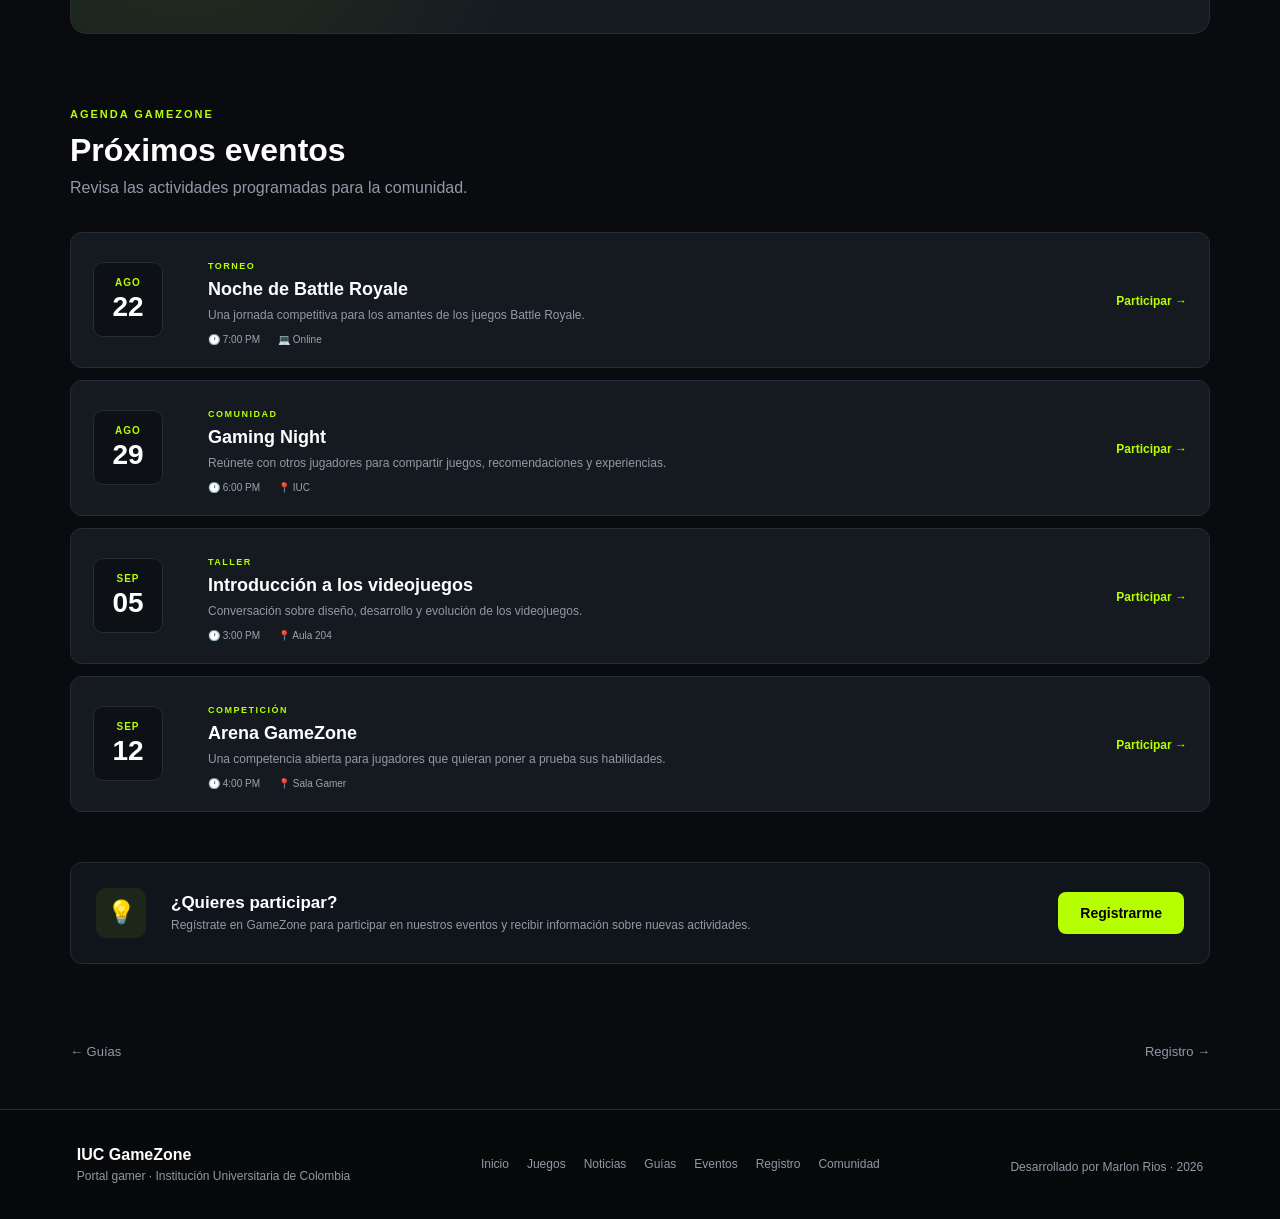
<file: actividad_04.html>
<!doctype html>
<html lang="es">
  <head>
    <meta charset="UTF-8" />
    <meta name="viewport" content="width=device-width, initial-scale=1.0" />

    <title>IUC GameZone — Eventos</title>

    <link rel="stylesheet" href="./css/theme.css" />
  </head>

  <body>
    <!-- ================= HEADER ================= -->

    <header class="site-header">
      <div class="site-brand">
        <div class="brand-icon">🎮</div>

        <div>
          <h2>IUC GameZone</h2>
          <span>PORTAL GAMER · IUC</span>
        </div>
      </div>

      <nav class="site-nav">
        <a href="index.html"> Inicio </a>

        <a href="actividad_01.html"> Juegos </a>

        <a href="actividad_02.html"> Noticias </a>

        <a href="actividad_03.html"> Guías </a>

        <a href="actividad_04.html" class="current"> Eventos </a>

        <a href="actividad_05.html"> Registro </a>

        <a href="actividad_06.html"> Comunidad </a>
      </nav>
    </header>

    <!-- ================= HERO ================= -->

    <section class="page-hero">
      <div class="page-hero-content">
        <span> ACTIVIDAD 04 · EVENTOS </span>

        <h1>
          Vive la experiencia
          <strong>GameZone</strong>
        </h1>

        <p>
          Participa en torneos, encuentros y actividades creadas para nuestra
          comunidad gamer.
        </p>
      </div>
    </section>

    <!-- ================= CONTENIDO ================= -->

    <main class="main-content">



        <!--===================== MAPA DE EVENTO======================= -->

        <section class="map-section">

    <div class="section-header">
        <span>📍 UBICACIÓN</span>
        <h2>¿Dónde nos encontramos?</h2>
        <p>Visita la Institución Universitaria de Colombia y participa en nuestros eventos.</p>
    </div>

    <div class="map-container">

        <iframe
            src="https://www.openstreetmap.org/export/embed?bbox=-74.06843215227128%2C4.621766053890953%2C-74.06407356262208%2C4.624303188875125&amp;layer=mapnik&amp;marker=4.623034622518637%2C-74.06625285744667"
            loading="lazy"
            allowfullscreen>
        </iframe>

    </div>

    <div class="map-info">
        <div>
            <strong>Institución Universitaria de Colombia</strong>
            <p>Carrera 7 #35-85, Bogotá, Colombia</p>
        </div>

        <a href="https://www.google.com/maps/search/?api=1&query=Institución+Universitaria+de+Colombia+Bogotá"
           target="_blank"
           class="btn btn-primary">
            Cómo llegar →
        </a>
    </div>

</section>

      <!-- ================= EVENTO DESTACADO ================= -->

      <section class="event-feature">
        <div class="event-feature-date">
          <span> SEP </span>

          <strong> 20 </strong>

          <small> 2026 </small>
        </div>

        <div class="event-feature-content">
          <span class="event-status"> ★ EVENTO DESTACADO </span>

          <h2>IUC GameZone Championship</h2>

          <p>
            Nuestro torneo principal reúne a jugadores de diferentes niveles
            para competir, compartir estrategias y disfrutar de una jornada
            gamer.
          </p>

          <div class="event-details">
            <span> 🕐 2:00 PM </span>

            <span> 📍 IUC </span>

            <span> 👥 Cupos limitados </span>
          </div>

          <a href="actividad_05.html" class="btn btn-primary">
            Inscribirme →
          </a>
        </div>
      </section>

      <!-- ================= PRÓXIMOS EVENTOS ================= -->

      <section class="section-header">
        <span> AGENDA GAMEZONE </span>

        <h2>Próximos eventos</h2>

        <p>Revisa las actividades programadas para la comunidad.</p>
      </section>

      <div class="events-list">
        <!-- EVENTO 1 -->

        <article class="event-card">
          <div class="event-date">
            <span> AGO </span>

            <strong> 22 </strong>
          </div>

          <div class="event-info">
            <span class="event-type"> TORNEO </span>

            <h3>Noche de Battle Royale</h3>

            <p>
              Una jornada competitiva para los amantes de los juegos Battle
              Royale.
            </p>

            <div class="event-meta">
              <span> 🕐 7:00 PM </span>

              <span> 💻 Online </span>
            </div>
          </div>

          <div class="event-action">
            <a href="actividad_05.html"> Participar → </a>
          </div>
        </article>

        <!-- EVENTO 2 -->

        <article class="event-card">
          <div class="event-date">
            <span> AGO </span>

            <strong> 29 </strong>
          </div>

          <div class="event-info">
            <span class="event-type"> COMUNIDAD </span>

            <h3>Gaming Night</h3>

            <p>
              Reúnete con otros jugadores para compartir juegos, recomendaciones
              y experiencias.
            </p>

            <div class="event-meta">
              <span> 🕐 6:00 PM </span>

              <span> 📍 IUC </span>
            </div>
          </div>

          <div class="event-action">
            <a href="actividad_05.html"> Participar → </a>
          </div>
        </article>

        <!-- EVENTO 3 -->

        <article class="event-card">
          <div class="event-date">
            <span> SEP </span>

            <strong> 05 </strong>
          </div>

          <div class="event-info">
            <span class="event-type"> TALLER </span>

            <h3>Introducción a los videojuegos</h3>

            <p>
              Conversación sobre diseño, desarrollo y evolución de los
              videojuegos.
            </p>

            <div class="event-meta">
              <span> 🕐 3:00 PM </span>

              <span> 📍 Aula 204 </span>
            </div>
          </div>

          <div class="event-action">
            <a href="actividad_05.html"> Participar → </a>
          </div>
        </article>

        <!-- EVENTO 4 -->

        <article class="event-card">
          <div class="event-date">
            <span> SEP </span>

            <strong> 12 </strong>
          </div>

          <div class="event-info">
            <span class="event-type"> COMPETICIÓN </span>

            <h3>Arena GameZone</h3>

            <p>
              Una competencia abierta para jugadores que quieran poner a prueba
              sus habilidades.
            </p>

            <div class="event-meta">
              <span> 🕐 4:00 PM </span>

              <span> 📍 Sala Gamer </span>
            </div>
          </div>

          <div class="event-action">
            <a href="actividad_05.html"> Participar → </a>
          </div>
        </article>
      </div>

      <!-- ================= INFORMACIÓN ================= -->

      <section class="event-info-box">
        <div class="event-info-box-icon">💡</div>

        <div>
          <h3>¿Quieres participar?</h3>

          <p>
            Regístrate en GameZone para participar en nuestros eventos y recibir
            información sobre nuevas actividades.
          </p>
        </div>

        <a href="actividad_05.html" class="btn btn-primary"> Registrarme </a>
      </section>
    </main>

    <!-- ================= NAVEGACIÓN ================= -->

    <nav class="page-navigation">
      <a href="actividad_03.html"> ← Guías </a>

      <a href="actividad_05.html"> Registro → </a>
    </nav>

    <!-- ================= FOOTER ================= -->

    <footer class="site-footer">
      <div>
        <strong> IUC GameZone </strong>

        <span> Portal gamer · Institución Universitaria de Colombia </span>
      </div>

      <div class="footer-links">
        <a href="index.html">Inicio</a>

        <a href="actividad_01.html">Juegos</a>

        <a href="actividad_02.html">Noticias</a>

        <a href="actividad_03.html">Guías</a>

        <a href="actividad_04.html">Eventos</a>

        <a href="actividad_05.html">Registro</a>

        <a href="actividad_06.html">Comunidad</a>
      </div>

      <div>
        <span> Desarrollado por Marlon Rios · 2026 </span>
      </div>
    </footer>
  </body>
</html>
</file>
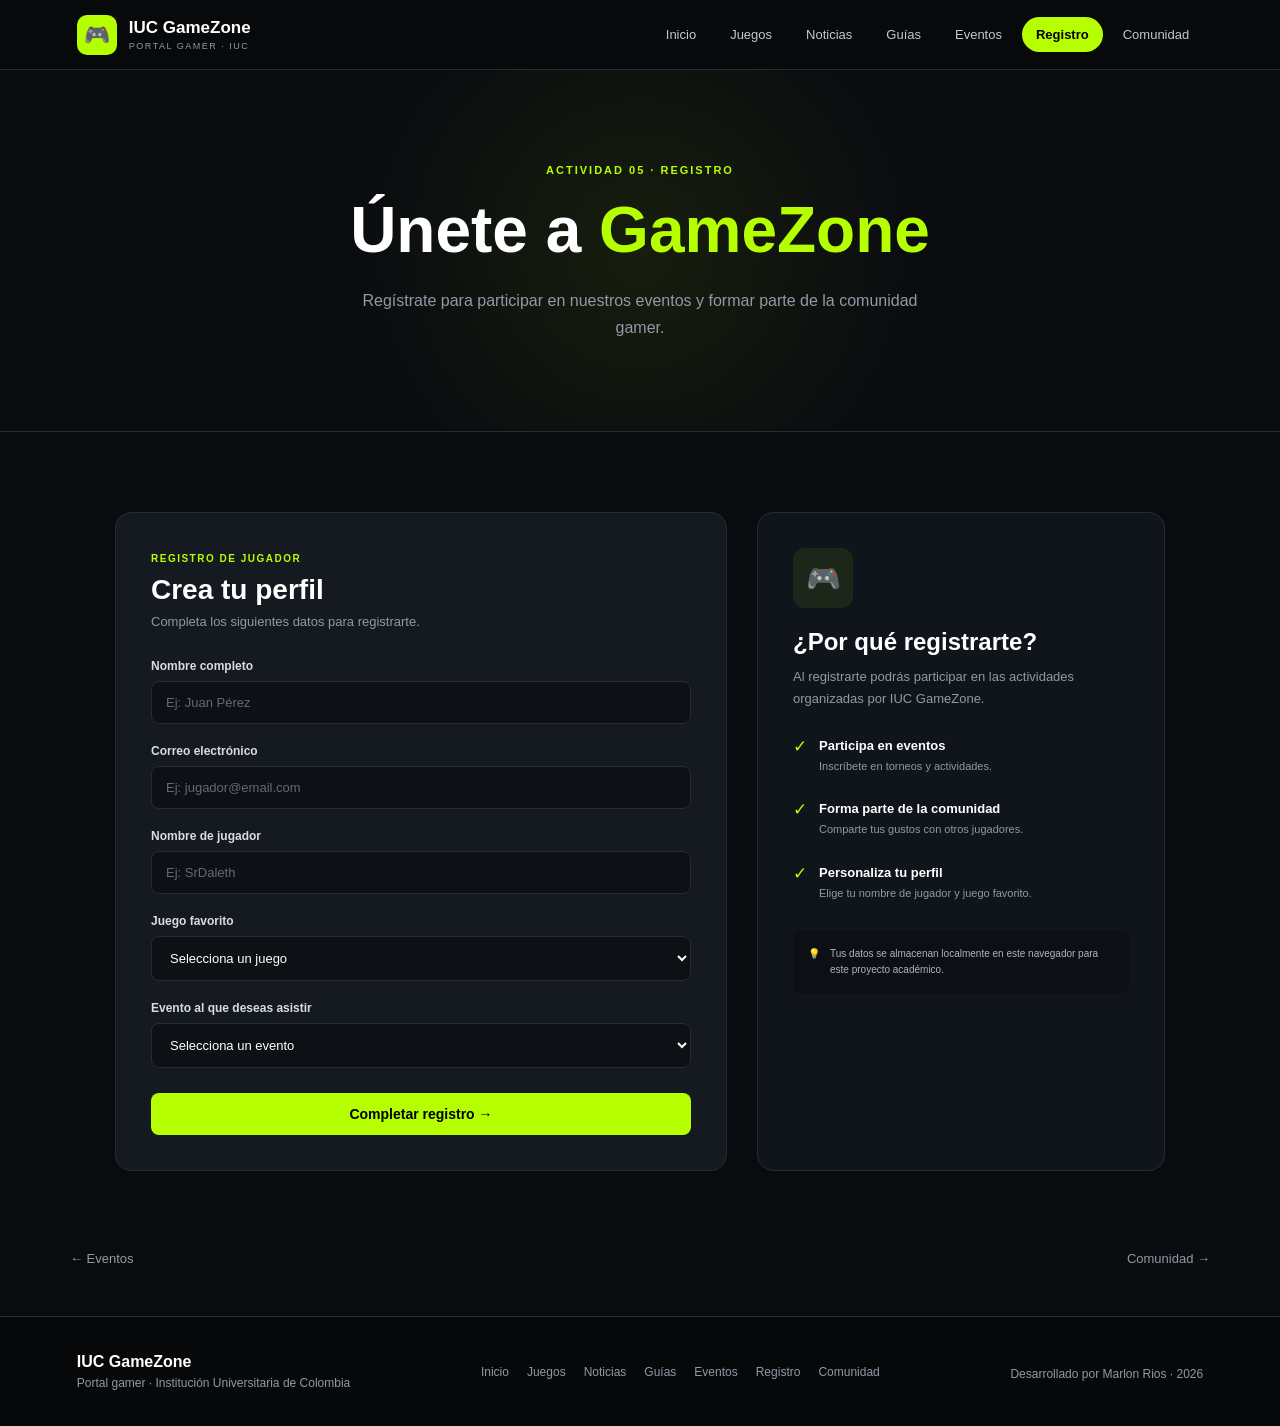
<file: actividad_05.html>
<!DOCTYPE html>
<html lang="es">

<head>
    <meta charset="UTF-8">
    <meta name="viewport" content="width=device-width, initial-scale=1.0">

    <title>IUC GameZone — Registro</title>

    <link rel="stylesheet" href="./css/theme.css">
</head>

<body>

    <!-- ================= HEADER ================= -->

    <header class="site-header">

        <div class="site-brand">

            <div class="brand-icon">
                🎮
            </div>

            <div>
                <h2>IUC GameZone</h2>
                <span>PORTAL GAMER · IUC</span>
            </div>

        </div>


        <nav class="site-nav">

            <a href="index.html">
                Inicio
            </a>

            <a href="actividad_01.html">
                Juegos
            </a>

            <a href="actividad_02.html">
                Noticias
            </a>

            <a href="actividad_03.html">
                Guías
            </a>

            <a href="actividad_04.html">
                Eventos
            </a>

            <a href="actividad_05.html" class="current">
                Registro
            </a>

            <a href="actividad_06.html">
                Comunidad
            </a>

        </nav>

    </header>


    <!-- ================= HERO ================= -->

    <section class="page-hero">

        <div class="page-hero-content">

            <span>
                ACTIVIDAD 05 · REGISTRO
            </span>

            <h1>
                Únete a
                <strong>GameZone</strong>
            </h1>

            <p>
                Regístrate para participar en nuestros eventos
                y formar parte de la comunidad gamer.
            </p>

        </div>

    </section>


    <!-- ================= CONTENIDO ================= -->

    <main class="main-content">

        <section class="register-layout">


            <!-- ================= FORMULARIO ================= -->

            <div class="register-card">

                <div class="register-card-header">

                    <span>
                        REGISTRO DE JUGADOR
                    </span>

                    <h2>
                        Crea tu perfil
                    </h2>

                    <p>
                        Completa los siguientes datos para registrarte.
                    </p>

                </div>


                <form id="registroForm">


                    <!-- NOMBRE -->

                    <div class="form-group">

                        <label for="nombre">
                            Nombre completo
                        </label>

                        <input
                            type="text"
                            id="nombre"
                            placeholder="Ej: Juan Pérez"
                            required
                        >

                    </div>


                    <!-- CORREO -->

                    <div class="form-group">

                        <label for="correo">
                            Correo electrónico
                        </label>

                        <input
                            type="email"
                            id="correo"
                            placeholder="Ej: jugador@email.com"
                            required
                        >

                    </div>


                    <!-- USUARIO -->

                    <div class="form-group">

                        <label for="usuario">
                            Nombre de jugador
                        </label>

                        <input
                            type="text"
                            id="usuario"
                            placeholder="Ej: SrDaleth"
                            required
                        >

                    </div>


                    <!-- JUEGO -->

                    <div class="form-group">

                        <label for="juego">
                            Juego favorito
                        </label>

                        <select id="juego" required>

                            <option value="">
                                Selecciona un juego
                            </option>

                            <option value="Minecraft">
                                Minecraft
                            </option>

                            <option value="Fortnite">
                                Fortnite
                            </option>

                            <option value="GTA V">
                                Grand Theft Auto V
                            </option>

                            <option value="Elden Ring">
                                Elden Ring
                            </option>

                            <option value="VALORANT">
                                VALORANT
                            </option>

                            <option value="Civilization VI">
                                Civilization VI
                            </option>

                        </select>

                    </div>


                    <!-- EVENTO -->

                    <div class="form-group">

                        <label for="evento">
                            Evento al que deseas asistir
                        </label>

                        <select id="evento" required>

                            <option value="">
                                Selecciona un evento
                            </option>

                            <option value="Noche de Battle Royale">
                                Noche de Battle Royale
                            </option>

                            <option value="Gaming Night">
                                Gaming Night
                            </option>

                            <option value="Introducción a los videojuegos">
                                Introducción a los videojuegos
                            </option>

                            <option value="Arena GameZone">
                                Arena GameZone
                            </option>

                            <option value="IUC GameZone Championship">
                                IUC GameZone Championship
                            </option>

                        </select>

                    </div>


                    <!-- BOTÓN -->

                    <button
                        type="submit"
                        class="btn btn-primary register-button"
                    >
                        Completar registro →
                    </button>


                    <!-- MENSAJE -->

                    <div
                        id="mensajeRegistro"
                        class="register-message"
                    ></div>

                </form>

            </div>


            <!-- ================= INFORMACIÓN ================= -->

            <aside class="register-info">

                <div class="register-info-icon">
                    🎮
                </div>

                <h2>
                    ¿Por qué registrarte?
                </h2>

                <p>
                    Al registrarte podrás participar en las actividades
                    organizadas por IUC GameZone.
                </p>


                <div class="register-benefit">

                    <span>
                        ✓
                    </span>

                    <div>

                        <strong>
                            Participa en eventos
                        </strong>

                        <p>
                            Inscríbete en torneos y actividades.
                        </p>

                    </div>

                </div>


                <div class="register-benefit">

                    <span>
                        ✓
                    </span>

                    <div>

                        <strong>
                            Forma parte de la comunidad
                        </strong>

                        <p>
                            Comparte tus gustos con otros jugadores.
                        </p>

                    </div>

                </div>


                <div class="register-benefit">

                    <span>
                        ✓
                    </span>

                    <div>

                        <strong>
                            Personaliza tu perfil
                        </strong>

                        <p>
                            Elige tu nombre de jugador y juego favorito.
                        </p>

                    </div>

                </div>


                <div class="register-note">

                    💡

                    <span>
                        Tus datos se almacenan localmente en este
                        navegador para este proyecto académico.
                    </span>

                </div>

            </aside>

        </section>

    </main>


    <!-- ================= NAVEGACIÓN ================= -->

    <nav class="page-navigation">

        <a href="actividad_04.html">
            ← Eventos
        </a>

        <a href="actividad_06.html">
            Comunidad →
        </a>

    </nav>


    <!-- ================= FOOTER ================= -->

    <footer class="site-footer">

        <div>

            <strong>
                IUC GameZone
            </strong>

            <span>
                Portal gamer · Institución Universitaria de Colombia
            </span>

        </div>


        <div class="footer-links">

            <a href="index.html">Inicio</a>

            <a href="actividad_01.html">Juegos</a>

            <a href="actividad_02.html">Noticias</a>

            <a href="actividad_03.html">Guías</a>

            <a href="actividad_04.html">Eventos</a>

            <a href="actividad_05.html">Registro</a>

            <a href="actividad_06.html">Comunidad</a>

        </div>


        <div>

            <span>
                Desarrollado por Marlon Rios · 2026
            </span>

        </div>

    </footer>


    <!-- ================= JAVASCRIPT ================= -->

    <script>

        const formulario = document.getElementById("registroForm");

        const mensaje = document.getElementById("mensajeRegistro");


        formulario.addEventListener("submit", function(event) {

            event.preventDefault();


            const nombre = document.getElementById("nombre").value.trim();

            const correo = document.getElementById("correo").value.trim();

            const usuario = document.getElementById("usuario").value.trim();

            const juego = document.getElementById("juego").value;

            const evento = document.getElementById("evento").value;


            const jugador = {

                nombre: nombre,

                correo: correo,

                usuario: usuario,

                juego: juego,

                evento: evento,

                fechaRegistro: new Date().toLocaleDateString()

            };


            localStorage.setItem(
                "jugadorGameZone",
                JSON.stringify(jugador)
            );


            mensaje.innerHTML = `
                <strong>✓ Registro completado</strong>
                <br>
                Bienvenido, ${nombre}.
                <br>
                Tu usuario <strong>${usuario}</strong>
                ha sido registrado correctamente.
            `;


            mensaje.classList.add("success");


            formulario.reset();

        });

    </script>

</body>

</html>
</file>
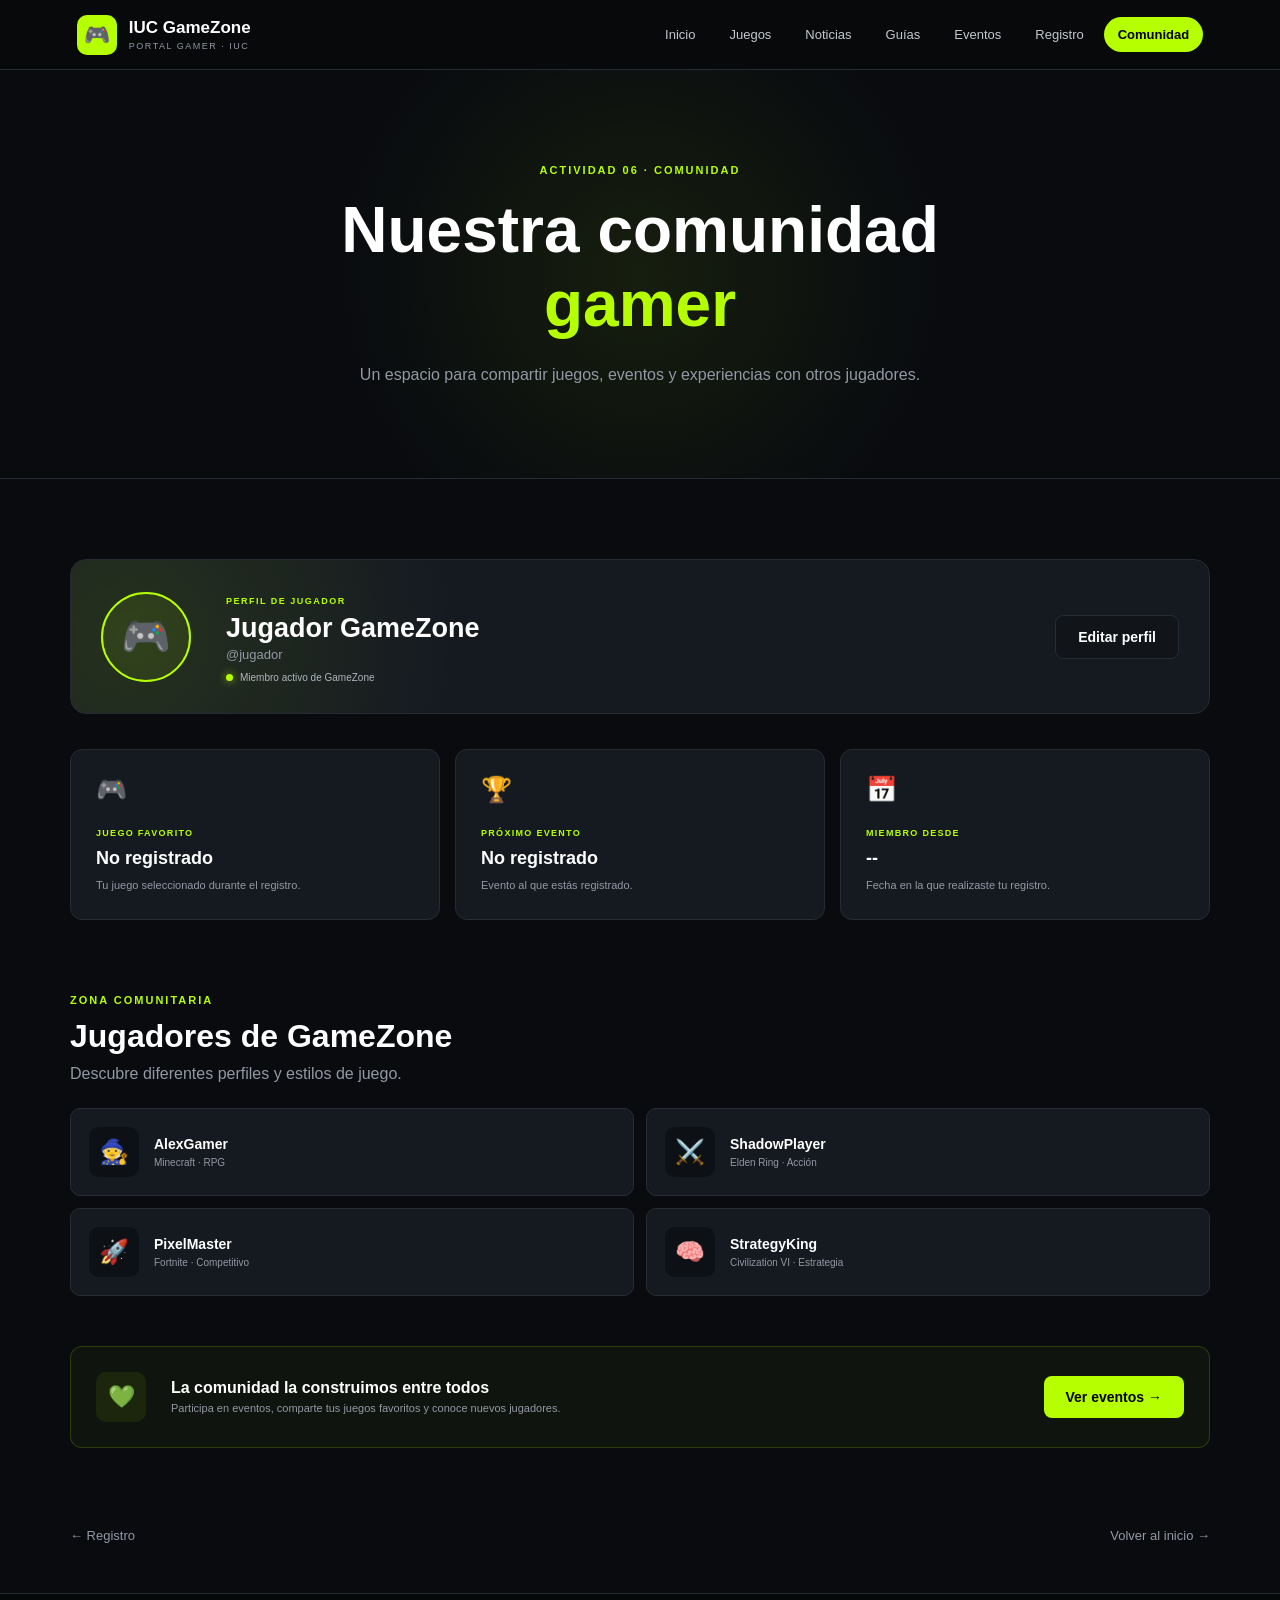
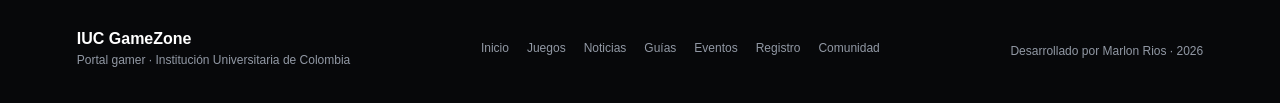
<file: actividad_06.html>
<!doctype html>
<html lang="es">
  <head>
    <meta charset="UTF-8" />
    <meta name="viewport" content="width=device-width, initial-scale=1.0" />

    <title>IUC GameZone — Comunidad</title>

    <link rel="stylesheet" href="./css/theme.css" />
  </head>

  <body>
    <!-- ================= HEADER ================= -->

    <header class="site-header">
      <div class="site-brand">
        <div class="brand-icon">🎮</div>

        <div>
          <h2>IUC GameZone</h2>
          <span>PORTAL GAMER · IUC</span>
        </div>
      </div>

      <nav class="site-nav">
        <a href="index.html"> Inicio </a>

        <a href="actividad_01.html"> Juegos </a>

        <a href="actividad_02.html"> Noticias </a>

        <a href="actividad_03.html"> Guías </a>

        <a href="actividad_04.html"> Eventos </a>

        <a href="actividad_05.html"> Registro </a>

        <a href="actividad_06.html" class="current"> Comunidad </a>
      </nav>
    </header>

    <!-- ================= HERO ================= -->

    <section class="page-hero">
      <div class="page-hero-content">
        <span> ACTIVIDAD 06 · COMUNIDAD </span>

        <h1>
          Nuestra comunidad
          <strong>gamer</strong>
        </h1>

        <p>
          Un espacio para compartir juegos, eventos y experiencias con otros
          jugadores.
        </p>
      </div>
    </section>

    <!-- ================= CONTENIDO ================= -->

    <main class="main-content">
      <!-- ================= PERFIL ================= -->

      <section class="community-profile">
        <div class="profile-avatar">🎮</div>

        <div class="profile-content">
          <span class="profile-label"> PERFIL DE JUGADOR </span>

          <h2 id="nombreJugador">Jugador GameZone</h2>

          <p id="usuarioJugador">@jugador</p>

          <div class="profile-status">
            <span class="status-dot"></span>

            Miembro activo de GameZone
          </div>
        </div>

        <a href="actividad_05.html" class="btn btn-secondary">
          Editar perfil
        </a>
      </section>

      <!-- ================= DATOS ================= -->

      <section class="community-grid">
        <!-- JUEGO FAVORITO -->

        <article class="community-card">
          <span class="community-card-icon"> 🎮 </span>

          <span class="community-card-label"> JUEGO FAVORITO </span>

          <h3 id="juegoJugador">No registrado</h3>

          <p>Tu juego seleccionado durante el registro.</p>
        </article>

        <!-- EVENTO -->

        <article class="community-card">
          <span class="community-card-icon"> 🏆 </span>

          <span class="community-card-label"> PRÓXIMO EVENTO </span>

          <h3 id="eventoJugador">No registrado</h3>

          <p>Evento al que estás registrado.</p>
        </article>

        <!-- FECHA -->

        <article class="community-card">
          <span class="community-card-icon"> 📅 </span>

          <span class="community-card-label"> MIEMBRO DESDE </span>

          <h3 id="fechaJugador">--</h3>

          <p>Fecha en la que realizaste tu registro.</p>
        </article>
      </section>

      <!-- ================= COMUNIDAD ================= -->

      <section class="section-header community-header">
        <span> ZONA COMUNITARIA </span>

        <h2>Jugadores de GameZone</h2>

        <p>Descubre diferentes perfiles y estilos de juego.</p>
      </section>

      <section class="members-grid">
        <!-- MIEMBRO 1 -->

        <article class="member-card">
          <div class="member-avatar">🧙</div>

          <div>
            <h3>AlexGamer</h3>

            <span> Minecraft · RPG </span>
          </div>
        </article>

        <!-- MIEMBRO 2 -->

        <article class="member-card">
          <div class="member-avatar">⚔️</div>

          <div>
            <h3>ShadowPlayer</h3>

            <span> Elden Ring · Acción </span>
          </div>
        </article>

        <!-- MIEMBRO 3 -->

        <article class="member-card">
          <div class="member-avatar">🚀</div>

          <div>
            <h3>PixelMaster</h3>

            <span> Fortnite · Competitivo </span>
          </div>
        </article>

        <!-- MIEMBRO 4 -->

        <article class="member-card">
          <div class="member-avatar">🧠</div>

          <div>
            <h3>StrategyKing</h3>

            <span> Civilization VI · Estrategia </span>
          </div>
        </article>
      </section>

      <!-- ================= MENSAJE ================= -->

      <section class="community-message">
        <div>💚</div>

        <div>
          <h3>La comunidad la construimos entre todos</h3>

          <p>
            Participa en eventos, comparte tus juegos favoritos y conoce nuevos
            jugadores.
          </p>
        </div>

        <a href="actividad_04.html" class="btn btn-primary"> Ver eventos → </a>
      </section>
    </main>

    <!-- ================= NAVEGACIÓN ================= -->

    <nav class="page-navigation">
      <a href="actividad_05.html"> ← Registro </a>

      <a href="index.html"> Volver al inicio → </a>
    </nav>

    <!-- ================= FOOTER ================= -->

    <footer class="site-footer">
      <div>
        <strong> IUC GameZone </strong>

        <span> Portal gamer · Institución Universitaria de Colombia </span>
      </div>

      <div class="footer-links">
        <a href="index.html">Inicio</a>

        <a href="actividad_01.html">Juegos</a>

        <a href="actividad_02.html">Noticias</a>

        <a href="actividad_03.html">Guías</a>

        <a href="actividad_04.html">Eventos</a>

        <a href="actividad_05.html">Registro</a>

        <a href="actividad_06.html">Comunidad</a>
      </div>

      <div>
        <span> Desarrollado por Marlon Rios · 2026 </span>
      </div>
    </footer>

    <!-- ================= JAVASCRIPT ================= -->

    <script>
      const datosGuardados = localStorage.getItem("jugadorGameZone");

      if (datosGuardados) {
        const jugador = JSON.parse(datosGuardados);

        document.getElementById("nombreJugador").textContent = jugador.nombre;

        document.getElementById("usuarioJugador").textContent =
          "@" + jugador.usuario;

        document.getElementById("juegoJugador").textContent = jugador.juego;

        document.getElementById("eventoJugador").textContent = jugador.evento;

        document.getElementById("fechaJugador").textContent =
          jugador.fechaRegistro;
      }
    </script>
  </body>
</html>
</file>
<file: css/theme.css>
/* =========================================
   CONFIGURACIÓN GENERAL
========================================= */

* {
  margin: 0;
  padding: 0;
  box-sizing: border-box;
}

:root {
  --background: #090b0f;
  --background-light: #10141a;

  --card: #151a21;
  --card-hover: #1c222b;

  --green: #b6ff00;
  --green-dark: #8dcc00;

  --blue: #4da6ff;

  --white: #ffffff;
  --text: #e8eaed;
  --text-muted: #9299a5;

  --border: #252c36;
}

body {
  font-family: Arial, Helvetica, sans-serif;

  background: var(--background);

  color: var(--text);

  min-height: 100vh;
}

/* =========================================
   HEADER
========================================= */

.site-header {
  height: 70px;

  background: #08090b;

  border-bottom: 1px solid var(--border);

  display: flex;

  align-items: center;

  justify-content: space-between;

  padding: 0 6%;

  position: sticky;

  top: 0;

  z-index: 100;
}

/* MARCA */

.site-brand {
  display: flex;

  align-items: center;

  gap: 12px;
}

.brand-icon {
  width: 40px;

  height: 40px;

  display: flex;

  align-items: center;

  justify-content: center;

  background: var(--green);

  color: #000;

  border-radius: 10px;

  font-size: 21px;
}

.site-brand h2 {
  font-size: 17px;

  color: var(--white);
}

.site-brand span {
  display: block;

  margin-top: 3px;

  font-size: 9px;

  letter-spacing: 1.5px;

  color: var(--text-muted);
}

/* =========================================
   NAVEGACIÓN
========================================= */

.site-nav {
  display: flex;

  align-items: center;

  gap: 6px;
}

.site-nav a {
  color: #c4c8ce;

  text-decoration: none;

  font-size: 13px;

  padding: 10px 14px;

  border-radius: 20px;

  transition: 0.2s;
}

.site-nav a:hover {
  color: var(--white);

  background: #171b20;
}

.site-nav a.current {
  background: var(--green);

  color: #000;

  font-weight: bold;
}

/* =========================================
   HERO
========================================= */

.hero {
  min-height: 480px;

  display: flex;

  align-items: center;

  justify-content: center;

  text-align: center;

  padding: 80px 20px;

  background:
    radial-gradient(circle at 50% 30%, rgba(182, 255, 0, 0.1), transparent 35%),
    linear-gradient(180deg, #0c0f13 0%, #090b0f 100%);
}

.hero-content {
  max-width: 750px;
}

.hero-label {
  color: var(--green);

  font-size: 11px;

  letter-spacing: 2px;

  font-weight: bold;
}

.hero h1 {
  margin-top: 18px;

  font-size: clamp(42px, 6vw, 72px);

  line-height: 1.05;

  color: var(--white);
}

.hero h1 span {
  color: var(--green);
}

.hero p {
  max-width: 600px;

  margin: 25px auto;

  color: var(--text-muted);

  font-size: 17px;

  line-height: 1.7;
}

/* =========================================
   BOTONES
========================================= */

.hero-buttons {
  display: flex;

  justify-content: center;

  gap: 12px;

  margin-top: 30px;
}

.btn {
  display: inline-block;

  padding: 13px 22px;

  border-radius: 8px;

  text-decoration: none;

  font-size: 14px;

  font-weight: bold;

  transition: 0.2s;
}

.btn-primary {
  background: var(--green);

  color: #000;
}

.btn-primary:hover {
  background: #c8ff45;

  transform: translateY(-2px);
}

.btn-secondary {
  border: 1px solid var(--border);

  color: var(--white);

  background: #11151a;
}

.btn-secondary:hover {
  background: #1b2027;
}

/* =========================================
   CONTENIDO PRINCIPAL
========================================= */

.main-content {
  max-width: 1200px;

  margin: auto;

  padding: 80px 30px;
}

.section-header {
  margin-bottom: 35px;
}

.section-header > span {
  color: var(--green);

  font-size: 11px;

  font-weight: bold;

  letter-spacing: 2px;
}

.section-header h2 {
  margin-top: 10px;

  font-size: 32px;

  color: var(--white);
}

.section-header p {
  margin-top: 10px;

  color: var(--text-muted);
}

/* =========================================
   TARJETAS
========================================= */

.activity-grid {
  display: grid;

  grid-template-columns: repeat(3, 1fr);

  gap: 18px;
}

.activity-card {
  display: block;

  padding: 28px;

  min-height: 270px;

  background: var(--card);

  border: 1px solid var(--border);

  border-radius: 14px;

  text-decoration: none;

  color: inherit;

  transition: 0.25s;
}

.activity-card:hover {
  transform: translateY(-5px);

  background: var(--card-hover);

  border-color: var(--green);
}

.activity-icon {
  width: 52px;

  height: 52px;

  display: flex;

  align-items: center;

  justify-content: center;

  border-radius: 12px;

  background: rgba(182, 255, 0, 0.1);

  font-size: 25px;

  margin-bottom: 22px;
}

.activity-number {
  font-size: 10px;

  letter-spacing: 1.5px;

  color: var(--text-muted);
}

.activity-card h3 {
  margin-top: 7px;

  font-size: 23px;

  color: var(--white);
}

.activity-card p {
  margin-top: 12px;

  color: var(--text-muted);

  line-height: 1.6;

  font-size: 14px;
}

.activity-link {
  display: block;

  margin-top: 22px;

  color: var(--green);

  font-size: 13px;

  font-weight: bold;
}

/* =========================================
   DESTACADO
========================================= */

.featured {
  margin-top: 30px;

  min-height: 280px;

  padding: 50px;

  border-radius: 16px;

  border: 1px solid var(--border);

  background: linear-gradient(110deg, #151a21, #0e1217);

  display: flex;

  align-items: center;
}

.featured-content {
  max-width: 600px;
}

.featured-content > span {
  color: var(--green);

  font-size: 11px;

  font-weight: bold;

  letter-spacing: 2px;
}

.featured h2 {
  margin-top: 12px;

  font-size: 42px;

  color: var(--white);
}

.featured p {
  margin: 12px 0 25px;

  color: var(--text-muted);

  line-height: 1.6;
}

/* =========================================
   FOOTER
========================================= */

.site-footer {
  min-height: 110px;

  border-top: 1px solid var(--border);

  padding: 30px 6%;

  display: flex;

  align-items: center;

  justify-content: space-between;

  gap: 30px;

  background: #07080a;
}

.site-footer strong {
  display: block;

  color: var(--white);
}

.site-footer span {
  display: block;

  margin-top: 5px;

  font-size: 12px;

  color: var(--text-muted);
}

.footer-links {
  display: flex;

  gap: 18px;
}

.footer-links a {
  color: var(--text-muted);

  text-decoration: none;

  font-size: 12px;
}

.footer-links a:hover {
  color: var(--green);
}

/* =========================================
   RESPONSIVE
========================================= */

@media (max-width: 900px) {
  .site-header {
    height: auto;

    padding: 15px 5%;

    flex-direction: column;

    gap: 15px;
  }

  .site-nav {
    flex-wrap: wrap;

    justify-content: center;
  }

  .activity-grid {
    grid-template-columns: repeat(2, 1fr);
  }

  .site-footer {
    flex-direction: column;

    text-align: center;
  }
}

@media (max-width: 600px) {
  .hero {
    min-height: 420px;
  }

  .hero h1 {
    font-size: 42px;
  }

  .hero-buttons {
    flex-direction: column;
  }

  .activity-grid {
    grid-template-columns: 1fr;
  }

  .featured {
    padding: 30px;
  }
}

/*
Seccion de juegos act 1
*/

/* =========================================
   HERO DE PÁGINAS INTERNAS
========================================= */

.page-hero {
  padding: 90px 30px;

  text-align: center;

  background: radial-gradient(
    circle at center,
    rgba(182, 255, 0, 0.08),
    transparent 45%
  );

  border-bottom: 1px solid var(--border);
}

.page-hero-content {
  max-width: 700px;

  margin: auto;
}

.page-hero-content > span {
  color: var(--green);

  font-size: 11px;

  font-weight: bold;

  letter-spacing: 2px;
}

.page-hero h1 {
  margin-top: 15px;

  font-size: clamp(40px, 6vw, 64px);

  color: var(--white);
}

.page-hero h1 strong {
  color: var(--green);
}

.page-hero p {
  margin: 20px auto 0;

  max-width: 600px;

  color: var(--text-muted);

  line-height: 1.7;

  font-size: 16px;
}

/* =========================================
   FILTROS
========================================= */

.game-filters {
  display: flex;

  flex-wrap: wrap;

  gap: 10px;

  margin-bottom: 30px;
}

.filter {
  padding: 9px 17px;

  border-radius: 20px;

  border: 1px solid var(--border);

  background: var(--card);

  color: var(--text-muted);

  cursor: pointer;

  font-size: 13px;
}

.filter:hover {
  border-color: var(--green);

  color: var(--white);
}

.filter.active {
  background: var(--green);

  color: #000;

  border-color: var(--green);

  font-weight: bold;
}

/* =========================================
   GRID DE JUEGOS
========================================= */

.games-grid {
  display: grid;

  grid-template-columns: repeat(3, 1fr);

  gap: 20px;
}

.game-card {
  overflow: hidden;

  background: var(--card);

  border: 1px solid var(--border);

  border-radius: 14px;

  transition: 0.25s;
}

.game-card:hover {
  transform: translateY(-5px);

  border-color: var(--green);
}

.game-image {
  height: 180px;

  display: flex;

  align-items: center;

  justify-content: center;

  font-size: 60px;

  border-bottom: 1px solid var(--border);
}

/* Fondos diferentes para cada juego */

.game-image.minecraft {
  background: linear-gradient(135deg, #263d24, #101c14);
}

.game-image.fortnite {
  background: linear-gradient(135deg, #263b63, #121b2e);
}

.game-image.gta {
  background: linear-gradient(135deg, #44321e, #17120c);
}

.game-image.elden {
  background: linear-gradient(135deg, #453b21, #17150d);
}

.game-image.valorant {
  background: linear-gradient(135deg, #4d2027, #1c0d10);
}

.game-image.civilization {
  background: linear-gradient(135deg, #293d49, #10191f);
}

/* =========================================
   CONTENIDO DE TARJETA
========================================= */

.game-content {
  padding: 22px;
}

.game-category {
  font-size: 10px;

  color: var(--green);

  text-transform: uppercase;

  letter-spacing: 1px;

  font-weight: bold;
}

.game-content h3 {
  margin-top: 8px;

  font-size: 22px;

  color: var(--white);
}

.game-content p {
  margin-top: 12px;

  font-size: 13px;

  line-height: 1.6;

  color: var(--text-muted);
}

.game-footer {
  display: flex;

  align-items: center;

  justify-content: space-between;

  gap: 10px;

  margin-top: 20px;

  padding-top: 15px;

  border-top: 1px solid var(--border);
}

.game-footer span {
  font-size: 10px;

  color: var(--text-muted);
}

.game-footer a {
  color: var(--green);

  text-decoration: none;

  font-size: 12px;

  font-weight: bold;
}

.game-footer a:hover {
  text-decoration: underline;
}

/* =========================================
   NAVEGACIÓN ENTRE ACTIVIDADES
========================================= */

.page-navigation {
  max-width: 1200px;

  margin: 0 auto 50px;

  padding: 0 30px;

  display: flex;

  justify-content: space-between;
}

.page-navigation a {
  color: var(--text-muted);

  text-decoration: none;

  font-size: 13px;
}

.page-navigation a:hover {
  color: var(--green);
}

/* =========================================
   RESPONSIVE - JUEGOS
========================================= */

@media (max-width: 900px) {
  .games-grid {
    grid-template-columns: repeat(2, 1fr);
  }
}

@media (max-width: 600px) {
  .games-grid {
    grid-template-columns: 1fr;
  }

  .game-image {
    height: 200px;
  }
}

/*
Seccion de noticias
*/

/* =========================================
   NOTICIA PRINCIPAL
========================================= */

.main-news {
  display: grid;

  grid-template-columns: 1.1fr 1fr;

  min-height: 360px;

  margin-bottom: 35px;

  overflow: hidden;

  background: var(--card);

  border: 1px solid var(--border);

  border-radius: 16px;
}

.main-news-image {
  display: flex;

  align-items: center;

  justify-content: center;

  min-height: 360px;

  font-size: 100px;

  background:
    radial-gradient(circle at center, rgba(182, 255, 0, 0.2), transparent 50%),
    linear-gradient(135deg, #1e2935, #0b0f14);
}

.main-news-content {
  padding: 45px;

  display: flex;

  flex-direction: column;

  justify-content: center;
}

.news-category {
  display: inline-block;

  color: var(--green);

  font-size: 10px;

  font-weight: bold;

  letter-spacing: 1.5px;
}

.main-news-content h2 {
  margin-top: 12px;

  font-size: 32px;

  line-height: 1.2;

  color: var(--white);
}

.main-news-content p {
  margin-top: 16px;

  color: var(--text-muted);

  line-height: 1.7;
}

.news-info {
  display: flex;

  gap: 8px;

  margin-top: 20px;

  font-size: 11px;

  color: var(--text-muted);
}

.news-button {
  align-self: flex-start;

  margin-top: 25px;

  padding: 11px 17px;

  background: var(--green);

  color: #000;

  text-decoration: none;

  border-radius: 7px;

  font-size: 12px;

  font-weight: bold;
}

/* =========================================
   GRID DE NOTICIAS
========================================= */

.news-grid {
  display: grid;

  grid-template-columns: repeat(2, 1fr);

  gap: 20px;
}

.news-card {
  display: grid;

  grid-template-columns: 180px 1fr;

  min-height: 200px;

  overflow: hidden;

  background: var(--card);

  border: 1px solid var(--border);

  border-radius: 14px;

  transition: 0.25s;
}

.news-card:hover {
  transform: translateY(-4px);

  border-color: var(--green);
}

.news-card-image {
  display: flex;

  align-items: center;

  justify-content: center;

  font-size: 48px;
}

.news-blue {
  background: linear-gradient(135deg, #1b3652, #101923);
}

.news-purple {
  background: linear-gradient(135deg, #372650, #171021);
}

.news-orange {
  background: linear-gradient(135deg, #523521, #1c120b);
}

.news-green {
  background: linear-gradient(135deg, #25472c, #101c13);
}

.news-card-content {
  padding: 22px;
}

.news-card-content h3 {
  margin-top: 8px;

  color: var(--white);

  font-size: 18px;

  line-height: 1.3;
}

.news-card-content p {
  margin-top: 9px;

  color: var(--text-muted);

  font-size: 12px;

  line-height: 1.5;
}

.news-card-footer {
  display: flex;

  justify-content: space-between;

  align-items: center;

  margin-top: 15px;

  padding-top: 12px;

  border-top: 1px solid var(--border);
}

.news-card-footer span {
  color: var(--text-muted);

  font-size: 10px;
}

.news-card-footer a {
  color: var(--green);

  text-decoration: none;

  font-size: 11px;

  font-weight: bold;
}

/* =========================================
   RESPONSIVE - NOTICIAS
========================================= */

@media (max-width: 900px) {
  .main-news {
    grid-template-columns: 1fr;
  }

  .main-news-image {
    min-height: 250px;
  }

  .news-grid {
    grid-template-columns: 1fr;
  }
}

@media (max-width: 600px) {
  .main-news-content {
    padding: 28px;
  }

  .main-news-content h2 {
    font-size: 25px;
  }

  .news-card {
    grid-template-columns: 1fr;
  }

  .news-card-image {
    min-height: 150px;
  }
}

/*
Seccion de guia destacada
*/

/* =========================================
   GUÍA DESTACADA
========================================= */

.guide-feature {
  display: grid;

  grid-template-columns: 180px 1fr;

  align-items: center;

  gap: 35px;

  padding: 45px;

  margin-bottom: 75px;

  border: 1px solid var(--border);

  border-radius: 16px;

  background:
    radial-gradient(circle at 15% 50%, rgba(182, 255, 0, 0.1), transparent 35%),
    var(--card);
}

.guide-feature-icon {
  width: 150px;

  height: 150px;

  display: flex;

  align-items: center;

  justify-content: center;

  border-radius: 20px;

  background: rgba(182, 255, 0, 0.08);

  border: 1px solid rgba(182, 255, 0, 0.2);

  font-size: 70px;
}

.guide-feature-content > span {
  color: var(--green);

  font-size: 10px;

  font-weight: bold;

  letter-spacing: 2px;
}

.guide-feature-content h2 {
  margin-top: 10px;

  color: var(--white);

  font-size: 32px;

  line-height: 1.2;
}

.guide-feature-content p {
  max-width: 650px;

  margin: 15px 0 25px;

  color: var(--text-muted);

  line-height: 1.7;
}

/* =========================================
   CATEGORÍAS DE GUÍAS
========================================= */

.guide-section-title {
  margin-bottom: 25px;
}

.guide-categories {
  display: grid;

  grid-template-columns: repeat(2, 1fr);

  gap: 15px;

  margin-bottom: 80px;
}

.guide-category {
  display: grid;

  grid-template-columns: 55px 1fr 25px;

  align-items: center;

  gap: 15px;

  padding: 22px;

  background: var(--card);

  border: 1px solid var(--border);

  border-radius: 12px;

  color: inherit;

  text-decoration: none;

  transition: 0.25s;
}

.guide-category:hover {
  background: var(--card-hover);

  border-color: var(--green);

  transform: translateY(-3px);
}

.guide-category-icon {
  width: 50px;

  height: 50px;

  display: flex;

  align-items: center;

  justify-content: center;

  background: rgba(182, 255, 0, 0.08);

  border-radius: 10px;

  font-size: 23px;
}

.guide-category h3 {
  color: var(--white);

  font-size: 17px;
}

.guide-category p {
  margin-top: 5px;

  color: var(--text-muted);

  font-size: 12px;

  line-height: 1.5;
}

.guide-category > span {
  color: var(--green);

  font-size: 20px;

  font-weight: bold;
}

/* =========================================
   CONSEJOS
========================================= */

.tips-section {
  margin-bottom: 80px;
}

.tips-list {
  border-top: 1px solid var(--border);
}

.tip-item {
  display: grid;

  grid-template-columns: 70px 1fr;

  gap: 20px;

  padding: 25px 0;

  border-bottom: 1px solid var(--border);
}

.tip-number {
  color: var(--green);

  font-size: 12px;

  font-weight: bold;

  letter-spacing: 1px;
}

.tip-item h3 {
  color: var(--white);

  font-size: 18px;
}

.tip-item p {
  max-width: 750px;

  margin-top: 7px;

  color: var(--text-muted);

  font-size: 13px;

  line-height: 1.6;
}

/* =========================================
   PREGUNTAS FRECUENTES
========================================= */

.faq-section {
  max-width: 850px;

  margin: 0 auto 50px;
}

.faq-list {
  border-top: 1px solid var(--border);
}

.faq-list details {
  border-bottom: 1px solid var(--border);
}

.faq-list summary {
  padding: 20px 5px;

  cursor: pointer;

  color: var(--white);

  font-size: 14px;

  font-weight: bold;

  list-style: none;
}

.faq-list summary::-webkit-details-marker {
  display: none;
}

.faq-list summary::after {
  content: "+";

  float: right;

  color: var(--green);

  font-size: 20px;
}

.faq-list details[open] summary::after {
  content: "−";
}

.faq-list details p {
  padding: 0 35px 20px 5px;

  color: var(--text-muted);

  font-size: 13px;

  line-height: 1.7;
}

/* =========================================
   RESPONSIVE - GUÍAS
========================================= */

@media (max-width: 700px) {
  .guide-feature {
    grid-template-columns: 1fr;

    padding: 30px;
  }

  .guide-feature-icon {
    width: 100px;

    height: 100px;

    font-size: 50px;
  }

  .guide-feature-content h2 {
    font-size: 26px;
  }

  .guide-categories {
    grid-template-columns: 1fr;
  }

  .tip-item {
    grid-template-columns: 45px 1fr;
  }
}

/*
Seccion evento destacado
*/

/* =========================================
   EVENTO DESTACADO
========================================= */

.event-feature {
  display: grid;

  grid-template-columns: 150px 1fr;

  gap: 35px;

  align-items: center;

  padding: 40px;

  margin-bottom: 70px;

  border: 1px solid var(--border);

  border-radius: 16px;

  background:
    radial-gradient(circle at 10% 50%, rgba(182, 255, 0, 0.1), transparent 35%),
    var(--card);
}

.event-feature-date {
  width: 130px;

  height: 150px;

  display: flex;

  flex-direction: column;

  align-items: center;

  justify-content: center;

  background: var(--green);

  color: #000;

  border-radius: 14px;
}

.event-feature-date span {
  font-size: 13px;

  font-weight: bold;

  letter-spacing: 2px;
}

.event-feature-date strong {
  margin: 3px 0;

  font-size: 55px;

  line-height: 1;
}

.event-feature-date small {
  font-size: 12px;
}

.event-status {
  color: var(--green);

  font-size: 10px;

  font-weight: bold;

  letter-spacing: 1.5px;
}

.event-feature-content h2 {
  margin-top: 10px;

  color: var(--white);

  font-size: 32px;
}

.event-feature-content p {
  max-width: 700px;

  margin-top: 12px;

  color: var(--text-muted);

  line-height: 1.7;
}

.event-details {
  display: flex;

  flex-wrap: wrap;

  gap: 20px;

  margin: 20px 0 25px;
}

.event-details span {
  color: #c6cbd2;

  font-size: 12px;
}

/* =========================================
   LISTA DE EVENTOS
========================================= */

.events-list {
  display: flex;

  flex-direction: column;

  gap: 12px;

  margin-bottom: 50px;
}

.event-card {
  display: grid;

  grid-template-columns: 90px 1fr 120px;

  align-items: center;

  gap: 25px;

  padding: 22px;

  background: var(--card);

  border: 1px solid var(--border);

  border-radius: 12px;

  transition: 0.2s;
}

.event-card:hover {
  background: var(--card-hover);

  border-color: var(--green);

  transform: translateX(4px);
}

/* FECHA */

.event-date {
  width: 70px;

  height: 75px;

  display: flex;

  flex-direction: column;

  align-items: center;

  justify-content: center;

  border-radius: 10px;

  background: #0d1116;

  border: 1px solid var(--border);
}

.event-date span {
  color: var(--green);

  font-size: 10px;

  font-weight: bold;

  letter-spacing: 1px;
}

.event-date strong {
  margin-top: 3px;

  color: var(--white);

  font-size: 28px;
}

/* INFORMACIÓN */

.event-type {
  color: var(--green);

  font-size: 9px;

  font-weight: bold;

  letter-spacing: 1.5px;
}

.event-info h3 {
  margin-top: 6px;

  color: var(--white);

  font-size: 18px;
}

.event-info p {
  margin-top: 6px;

  color: var(--text-muted);

  font-size: 12px;

  line-height: 1.5;
}

.event-meta {
  display: flex;

  gap: 18px;

  margin-top: 10px;
}

.event-meta span {
  color: #9ca3ad;

  font-size: 10px;
}

/* BOTÓN */

.event-action {
  text-align: right;
}

.event-action a {
  color: var(--green);

  text-decoration: none;

  font-size: 12px;

  font-weight: bold;
}

.event-action a:hover {
  text-decoration: underline;
}

/* =========================================
   CAJA DE INFORMACIÓN
========================================= */

.event-info-box {
  display: grid;

  grid-template-columns: 55px 1fr auto;

  align-items: center;

  gap: 20px;

  padding: 25px;

  margin-top: 20px;

  border: 1px solid var(--border);

  border-radius: 12px;

  background: #10151b;
}

.event-info-box-icon {
  width: 50px;

  height: 50px;

  display: flex;

  align-items: center;

  justify-content: center;

  border-radius: 10px;

  background: rgba(182, 255, 0, 0.08);

  font-size: 23px;
}

.event-info-box h3 {
  color: var(--white);

  font-size: 17px;
}

.event-info-box p {
  margin-top: 5px;

  color: var(--text-muted);

  font-size: 12px;
}

/* =========================================
   RESPONSIVE - EVENTOS
========================================= */

@media (max-width: 700px) {
  .event-feature {
    grid-template-columns: 1fr;

    padding: 30px;
  }

  .event-feature-date {
    width: 100px;

    height: 115px;
  }

  .event-feature-date strong {
    font-size: 42px;
  }

  .event-feature-content h2 {
    font-size: 26px;
  }

  .event-card {
    grid-template-columns: 70px 1fr;

    gap: 15px;
  }

  .event-action {
    grid-column: 2;

    text-align: left;
  }

  .event-info-box {
    grid-template-columns: 50px 1fr;
  }

  .event-info-box .btn {
    grid-column: 1 / -1;
  }
}

/*
seccion de registro
*/

/* =========================================
   REGISTRO
========================================= */

.register-layout {
  display: grid;

  grid-template-columns: 1.2fr 0.8fr;

  gap: 30px;

  max-width: 1050px;

  margin: 0 auto;
}

/* =========================================
   TARJETA DEL FORMULARIO
========================================= */

.register-card {
  padding: 35px;

  background: var(--card);

  border: 1px solid var(--border);

  border-radius: 16px;
}

.register-card-header {
  margin-bottom: 30px;
}

.register-card-header > span {
  color: var(--green);

  font-size: 10px;

  font-weight: bold;

  letter-spacing: 1.5px;
}

.register-card-header h2 {
  margin-top: 8px;

  color: var(--white);

  font-size: 28px;
}

.register-card-header p {
  margin-top: 8px;

  color: var(--text-muted);

  font-size: 13px;
}

/* =========================================
   CAMPOS
========================================= */

.form-group {
  margin-bottom: 20px;
}

.form-group label {
  display: block;

  margin-bottom: 8px;

  color: #d9dde3;

  font-size: 12px;

  font-weight: bold;
}

.form-group input,
.form-group select {
  width: 100%;

  padding: 13px 14px;

  box-sizing: border-box;

  color: var(--white);

  background: #0d1116;

  border: 1px solid var(--border);

  border-radius: 8px;

  outline: none;

  font-family: inherit;

  font-size: 13px;

  transition: 0.2s;
}

.form-group input:focus,
.form-group select:focus {
  border-color: var(--green);

  box-shadow: 0 0 0 2px rgba(182, 255, 0, 0.08);
}

.form-group input::placeholder {
  color: #626a75;
}

.form-group select {
  cursor: pointer;
}

.form-group select option {
  background: #11161c;

  color: white;
}

/* =========================================
   BOTÓN REGISTRO
========================================= */

.register-button {
  width: 100%;

  margin-top: 5px;

  border: none;

  cursor: pointer;
}

/* =========================================
   MENSAJE
========================================= */

.register-message {
  display: none;

  margin-top: 18px;

  padding: 15px;

  border-radius: 8px;

  font-size: 12px;

  line-height: 1.6;
}

.register-message.success {
  display: block;

  color: var(--green);

  background: rgba(182, 255, 0, 0.07);

  border: 1px solid rgba(182, 255, 0, 0.25);
}

/* =========================================
   INFORMACIÓN
========================================= */

.register-info {
  padding: 35px;

  background: #10151b;

  border: 1px solid var(--border);

  border-radius: 16px;
}

.register-info-icon {
  width: 60px;

  height: 60px;

  display: flex;

  align-items: center;

  justify-content: center;

  margin-bottom: 20px;

  border-radius: 12px;

  background: rgba(182, 255, 0, 0.08);

  font-size: 28px;
}

.register-info h2 {
  color: var(--white);

  font-size: 24px;
}

.register-info > p {
  margin-top: 10px;

  color: var(--text-muted);

  font-size: 13px;

  line-height: 1.7;
}

/* =========================================
   BENEFICIOS
========================================= */

.register-benefit {
  display: flex;

  gap: 12px;

  margin-top: 25px;
}

.register-benefit > span {
  color: var(--green);

  font-size: 17px;
}

.register-benefit strong {
  color: var(--white);

  font-size: 13px;
}

.register-benefit p {
  margin-top: 4px;

  color: var(--text-muted);

  font-size: 11px;

  line-height: 1.5;
}

/* =========================================
   NOTA
========================================= */

.register-note {
  display: flex;

  gap: 10px;

  margin-top: 30px;

  padding: 15px;

  color: #aeb5bf;

  background: #0c1015;

  border-radius: 8px;

  font-size: 10px;

  line-height: 1.6;
}

.register-note:first-letter {
  font-size: 15px;
}

/* =========================================
   RESPONSIVE
========================================= */

@media (max-width: 800px) {
  .register-layout {
    grid-template-columns: 1fr;
  }
}

@media (max-width: 500px) {
  .register-card,
  .register-info {
    padding: 25px;
  }
}

/*
seccion comunidad
*/

/* =========================================
   COMUNIDAD - PERFIL
========================================= */

.community-profile {
  display: grid;

  grid-template-columns: 100px 1fr auto;

  align-items: center;

  gap: 25px;

  padding: 30px;

  margin-bottom: 35px;

  background:
    radial-gradient(circle at 5% 50%, rgba(182, 255, 0, 0.1), transparent 30%),
    var(--card);

  border: 1px solid var(--border);

  border-radius: 16px;
}

.profile-avatar {
  width: 90px;

  height: 90px;

  display: flex;

  align-items: center;

  justify-content: center;

  border-radius: 50%;

  background: rgba(182, 255, 0, 0.08);

  border: 2px solid var(--green);

  font-size: 40px;
}

.profile-label {
  color: var(--green);

  font-size: 9px;

  font-weight: bold;

  letter-spacing: 1.5px;
}

.profile-content h2 {
  margin-top: 5px;

  color: var(--white);

  font-size: 27px;
}

.profile-content > p {
  margin-top: 3px;

  color: var(--text-muted);

  font-size: 13px;
}

.profile-status {
  display: flex;

  align-items: center;

  gap: 7px;

  margin-top: 10px;

  color: #aeb5bf;

  font-size: 10px;
}

.status-dot {
  width: 7px;

  height: 7px;

  display: inline-block;

  border-radius: 50%;

  background: var(--green);

  box-shadow: 0 0 8px rgba(182, 255, 0, 0.7);
}

/* =========================================
   TARJETAS DE DATOS
========================================= */

.community-grid {
  display: grid;

  grid-template-columns: repeat(3, 1fr);

  gap: 15px;

  margin-bottom: 70px;
}

.community-card {
  padding: 25px;

  background: var(--card);

  border: 1px solid var(--border);

  border-radius: 12px;

  transition: 0.2s;
}

.community-card:hover {
  border-color: var(--green);

  transform: translateY(-3px);
}

.community-card-icon {
  display: block;

  margin-bottom: 18px;

  font-size: 25px;
}

.community-card-label {
  color: var(--green);

  font-size: 9px;

  font-weight: bold;

  letter-spacing: 1.3px;
}

.community-card h3 {
  margin-top: 8px;

  color: var(--white);

  font-size: 18px;
}

.community-card p {
  margin-top: 8px;

  color: var(--text-muted);

  font-size: 11px;

  line-height: 1.5;
}

/* =========================================
   MIEMBROS
========================================= */

.community-header {
  margin-bottom: 25px;
}

.members-grid {
  display: grid;

  grid-template-columns: repeat(2, 1fr);

  gap: 12px;

  margin-bottom: 50px;
}

.member-card {
  display: flex;

  align-items: center;

  gap: 15px;

  padding: 18px;

  background: var(--card);

  border: 1px solid var(--border);

  border-radius: 10px;

  transition: 0.2s;
}

.member-card:hover {
  background: var(--card-hover);

  border-color: #39424e;
}

.member-avatar {
  width: 50px;

  height: 50px;

  display: flex;

  align-items: center;

  justify-content: center;

  flex-shrink: 0;

  border-radius: 10px;

  background: #0d1116;

  font-size: 24px;
}

.member-card h3 {
  color: var(--white);

  font-size: 14px;
}

.member-card span {
  display: block;

  margin-top: 5px;

  color: var(--text-muted);

  font-size: 10px;
}

/* =========================================
   MENSAJE FINAL
========================================= */

.community-message {
  display: grid;

  grid-template-columns: 55px 1fr auto;

  align-items: center;

  gap: 20px;

  padding: 25px;

  background: rgba(182, 255, 0, 0.04);

  border: 1px solid rgba(182, 255, 0, 0.18);

  border-radius: 12px;
}

.community-message > div:first-child {
  width: 50px;

  height: 50px;

  display: flex;

  align-items: center;

  justify-content: center;

  border-radius: 10px;

  background: rgba(182, 255, 0, 0.08);

  font-size: 22px;
}

.community-message h3 {
  color: var(--white);

  font-size: 16px;
}

.community-message p {
  margin-top: 5px;

  color: var(--text-muted);

  font-size: 11px;
}

/* =========================================
   RESPONSIVE
========================================= */

@media (max-width: 800px) {
  .community-profile {
    grid-template-columns: 80px 1fr;
  }

  .profile-avatar {
    width: 70px;

    height: 70px;

    font-size: 30px;
  }

  .community-profile .btn {
    grid-column: 1 / -1;
  }

  .community-grid {
    grid-template-columns: 1fr;
  }

  .members-grid {
    grid-template-columns: 1fr;
  }

  .community-message {
    grid-template-columns: 50px 1fr;
  }

  .community-message .btn {
    grid-column: 1 / -1;
  }
}

@media (max-width: 500px) {
  .community-profile {
    grid-template-columns: 1fr;
  }

  .profile-avatar {
    margin-bottom: 5px;
  }
}


/*
MAPA
*/

/* =========================
   MAPA
========================= */

.map-section {
    margin-top: 70px;
}

.map-container {
    width: 100%;
    height: 420px;
    border: 1px solid var(--border);
    border-radius: 16px;
    overflow: hidden;
    background: var(--card);
}

.map-container iframe {
    width: 100%;
    height: 100%;
    border: 0;
}

.map-info {
    margin-top: 20px;
    padding: 24px;
    background: var(--card);
    border: 1px solid var(--border);
    border-radius: 14px;

    display: flex;
    justify-content: space-between;
    align-items: center;
    gap: 20px;
}

.map-info strong {
    color: var(--white);
    font-size: 18px;
}

.map-info p {
    color: var(--text-muted);
    margin-top: 6px;
}

@media (max-width: 700px) {

    .map-container {
        height: 320px;
    }

    .map-info {
        flex-direction: column;
        align-items: flex-start;
    }

}
</file>
